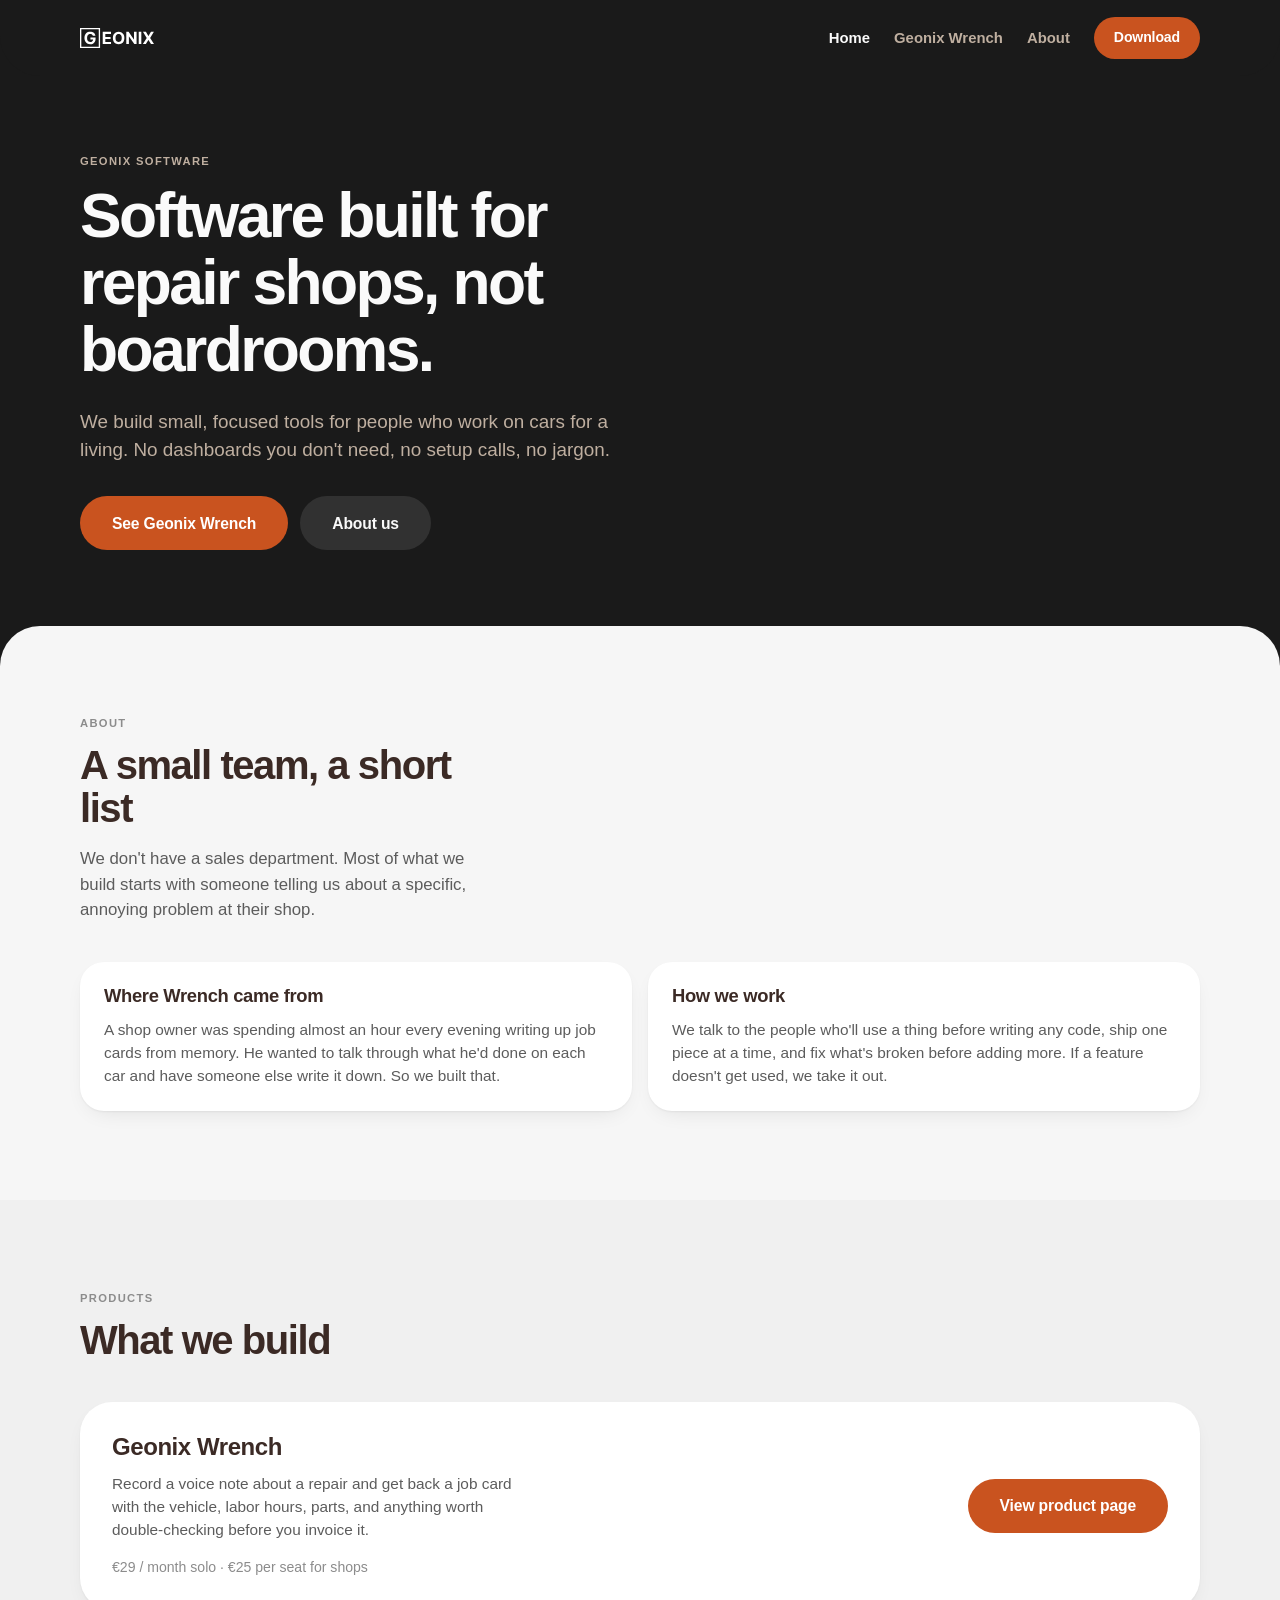
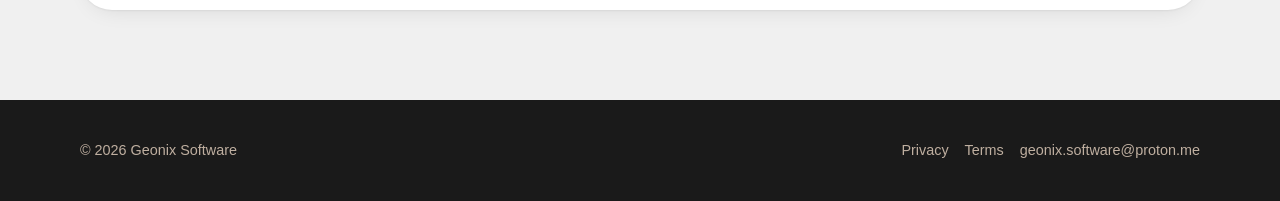
<file: index.html>
<!DOCTYPE html>
<html lang="en">
<head>
<meta charset="UTF-8" />
<meta name="viewport" content="width=device-width, initial-scale=1.0" />
<title>Geonix Software — tools for repair shops</title>
<meta name="description" content="Small, focused software for people who work on cars for a living." />
<meta name="theme-color" content="#1a1a1a" />
<link rel="icon" href="data:," />
<link rel="stylesheet" href="assets/site.css?v=6" />
</head>
<body>

<header class="site-header">
  <div class="shell">
    <a href="index.html" class="brand" aria-label="Geonix Software home">
      <img src="assets/geonix_logo_light.svg" alt="Geonix" class="brand-geonix" />
    </a>
    <nav class="nav">
      <a href="index.html" class="current nav-hide">Home</a>
      <a href="geonix_wrench.html" class="nav-hide">Geonix Wrench</a>
      <a href="#about" class="nav-hide">About</a>
      <a href="geonix_wrench.html#download" class="btn btn-primary btn-sm">Download</a>
    </nav>
  </div>
</header>

<section class="hero-plain">
  <div class="shell">
    <span class="eyebrow eyebrow-on-block">Geonix Software</span>
    <h1 style="max-width:16ch">Software built for repair shops, not boardrooms.</h1>
    <p class="lede">
      We build small, focused tools for people who work on cars for a living. No dashboards you
      don't need, no setup calls, no jargon.
    </p>
    <div class="hero-actions">
      <a href="geonix_wrench.html" class="btn btn-primary">See Geonix Wrench</a>
      <a href="#about" class="btn btn-on-block">About us</a>
    </div>
  </div>
</section>

<main class="sheet">

<section id="about" class="section">
  <div class="shell">
    <div class="section-head">
      <span class="eyebrow">About</span>
      <h2>A small team, a short list</h2>
      <p>
        We don't have a sales department. Most of what we build starts with someone telling us
        about a specific, annoying problem at their shop.
      </p>
    </div>

    <div class="grid grid-2">
      <div class="card">
        <h3>Where Wrench came from</h3>
        <p>
          A shop owner was spending almost an hour every evening writing up job cards from
          memory. He wanted to talk through what he'd done on each car and have someone else
          write it down. So we built that.
        </p>
      </div>
      <div class="card">
        <h3>How we work</h3>
        <p>
          We talk to the people who'll use a thing before writing any code, ship one piece at a
          time, and fix what's broken before adding more. If a feature doesn't get used, we take
          it out.
        </p>
      </div>
    </div>
  </div>
</section>

<section class="section section-muted">
  <div class="shell">
    <div class="section-head">
      <span class="eyebrow">Products</span>
      <h2>What we build</h2>
    </div>

    <div class="card product-card">
      <div class="product-card-body">
        <h3 style="font-size:1.5rem">Geonix Wrench</h3>
        <p style="margin-top:var(--s3);color:var(--ink-2);max-width:48ch">
          Record a voice note about a repair and get back a job card with the vehicle, labor
          hours, parts, and anything worth double-checking before you invoice it.
        </p>
        <p class="fine" style="margin-top:var(--s4)">€29 / month solo · €25 per seat for shops</p>
      </div>
      <a href="geonix_wrench.html" class="btn btn-primary">View product page</a>
    </div>
  </div>
</section>

</main>

<footer class="site-footer">
  <div class="shell">
    <p>&copy; 2026 Geonix Software</p>
    <nav class="footer-links" aria-label="Legal">
      <a href="privacy.html">Privacy</a>
      <a href="terms.html">Terms</a>
      <a href="mailto:geonix.software@proton.me">geonix.software@proton.me</a>
    </nav>
  </div>
</footer>

</body>
</html>
</file>
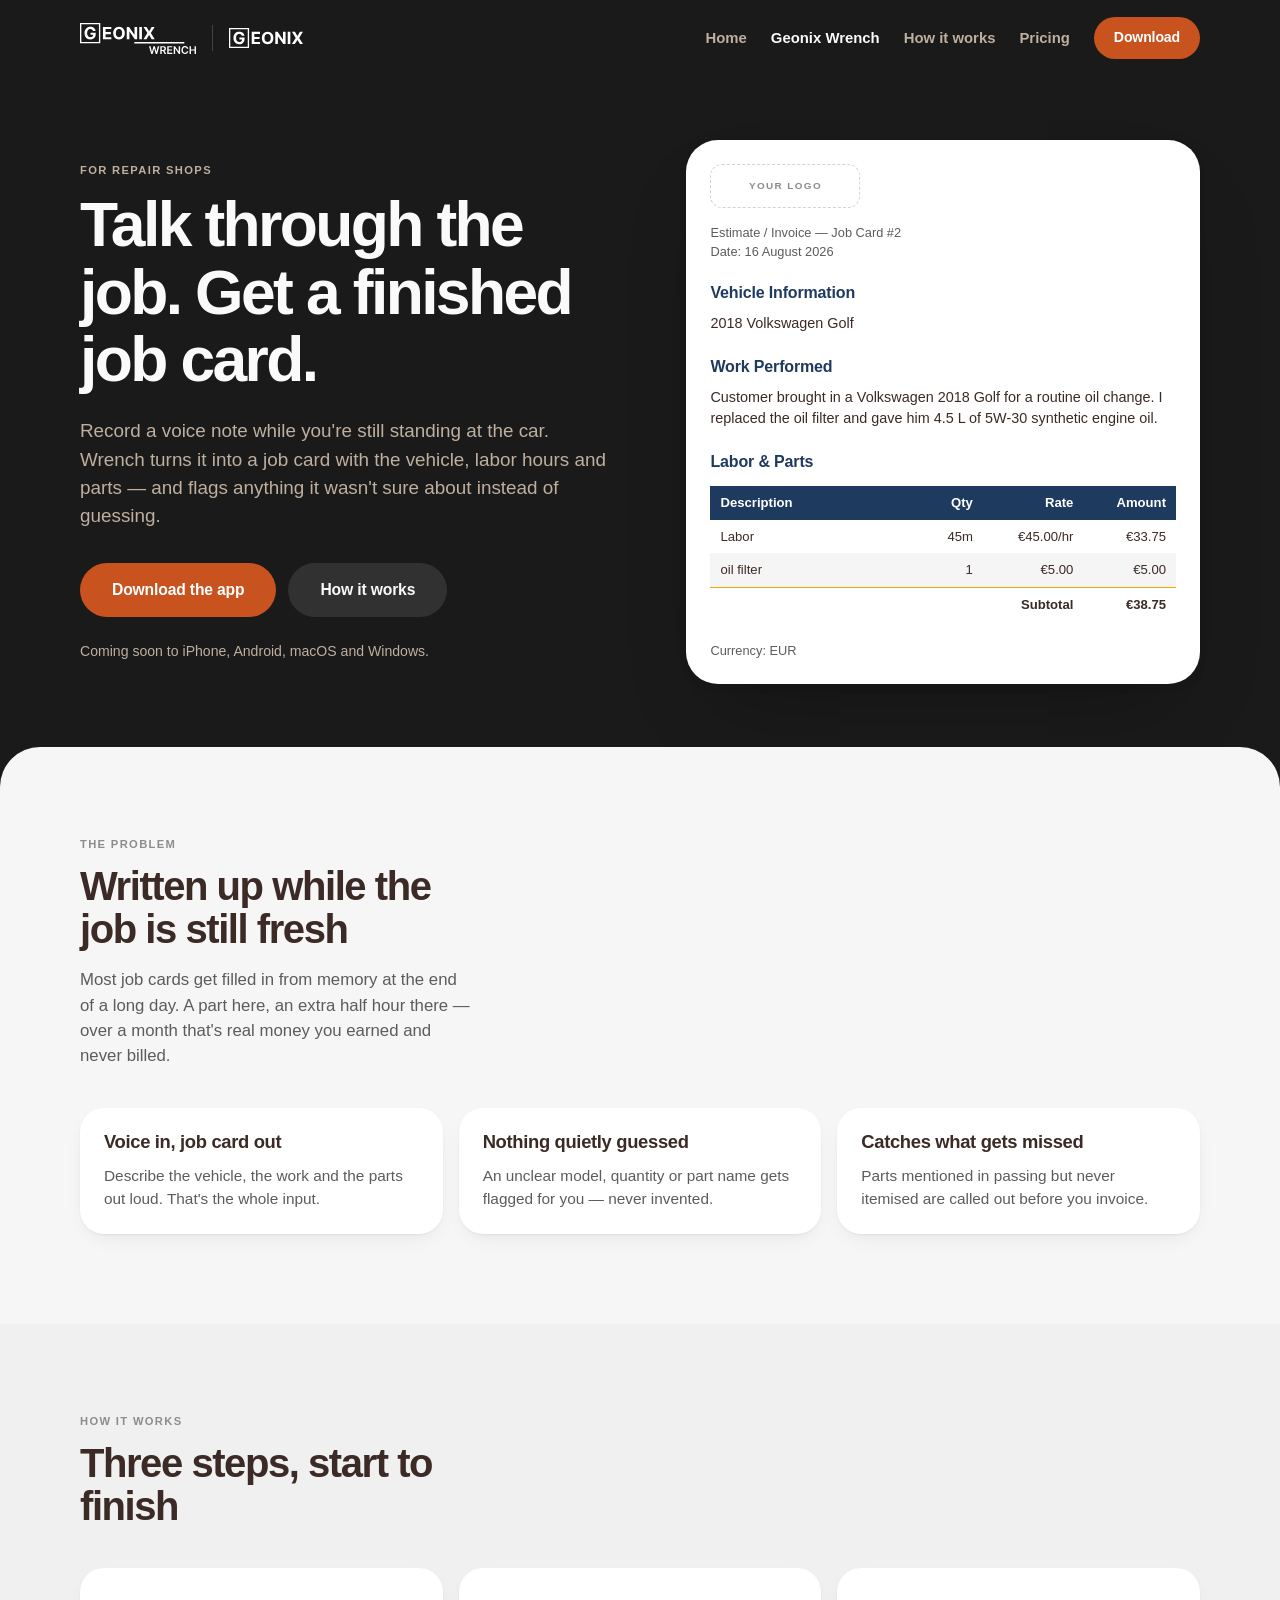
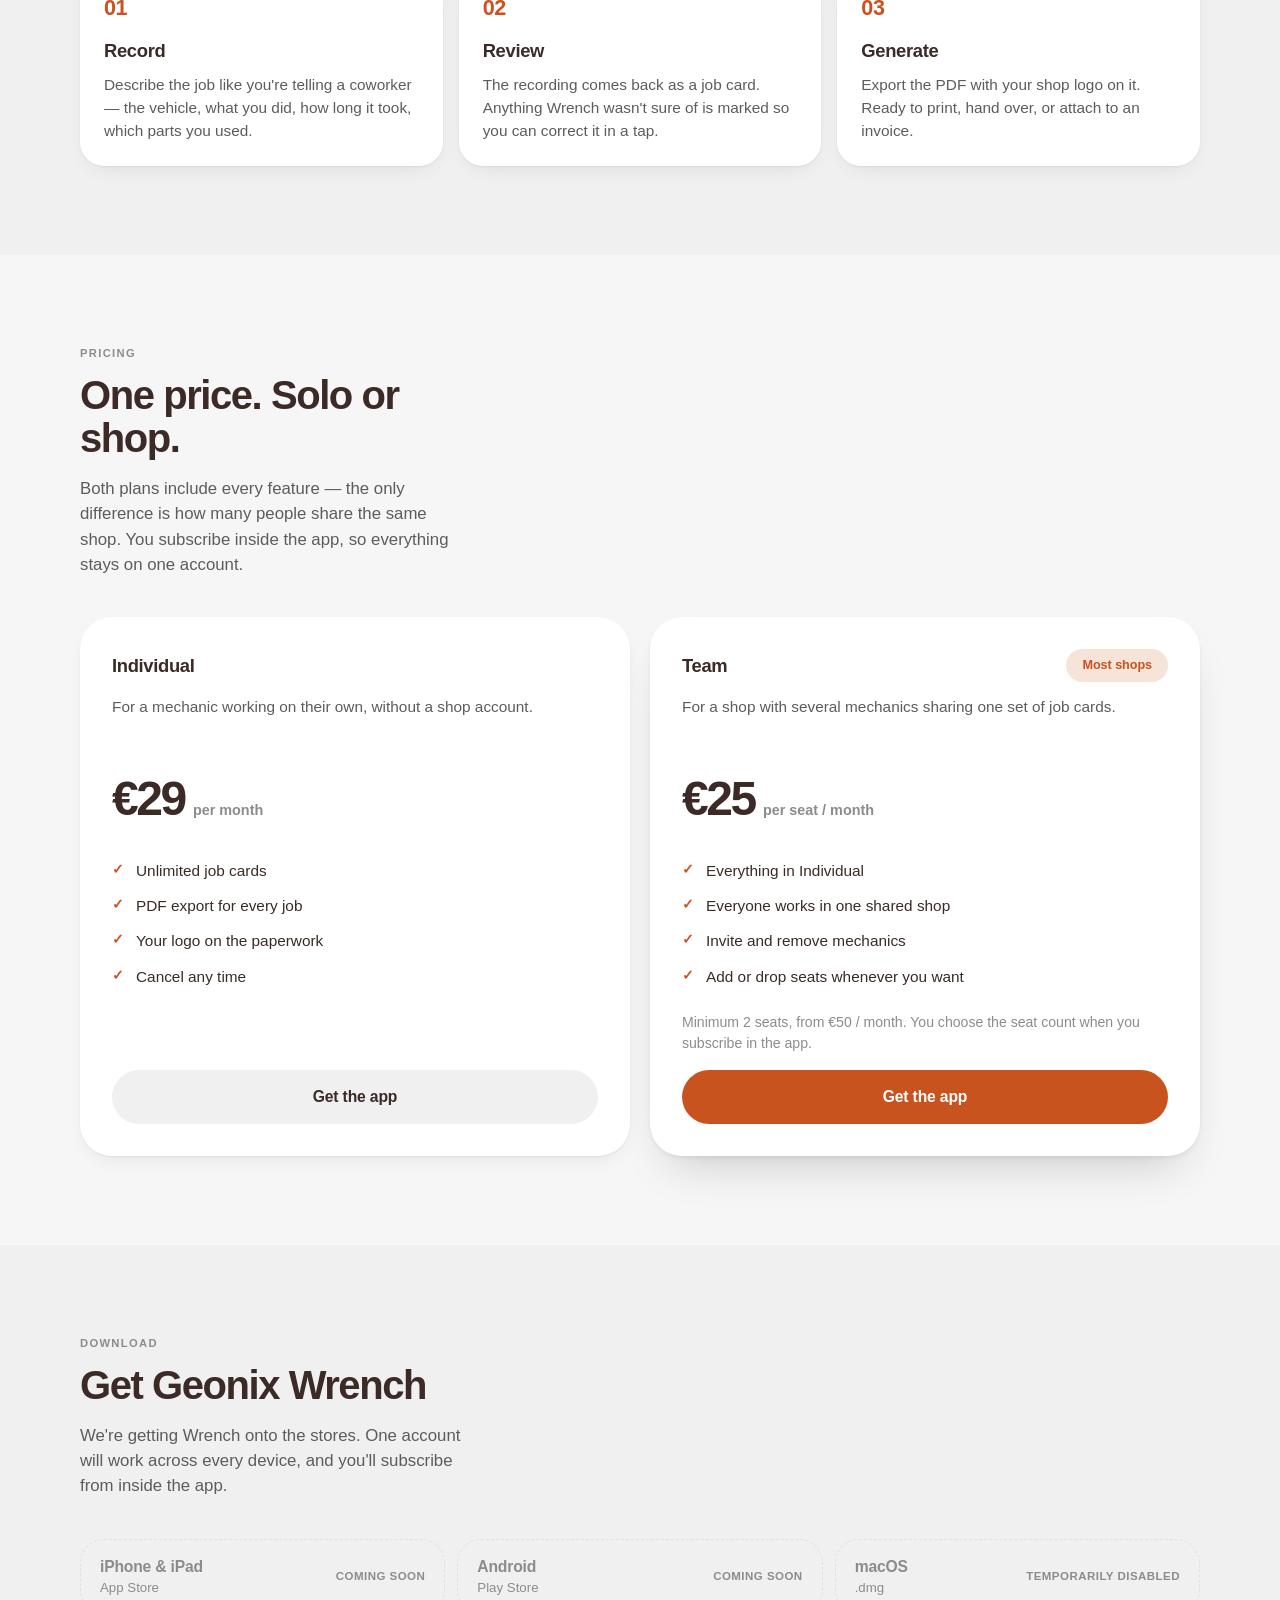
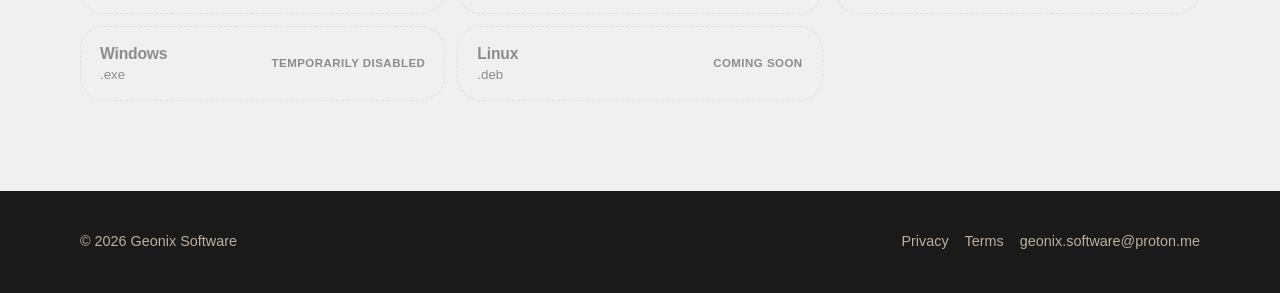
<file: geonix_wrench.html>
<!DOCTYPE html>
<html lang="en">
<head>
<meta charset="UTF-8" />
<meta name="viewport" content="width=device-width, initial-scale=1.0" />
<title>Geonix Wrench — job cards from a voice note</title>
<meta name="description" content="Record a voice note at the car and get back a job card with the vehicle, labor hours, parts, and anything worth double-checking before you invoice." />
<meta name="theme-color" content="#1a1a1a" />
<link rel="icon" href="data:," />
<!-- ?v= is a cache-buster. Bump it in all four pages whenever site.css
     changes: browsers hold the old stylesheet for long enough that new markup
     lands against old rules, which is how the unstyled-icon blowout happened. -->
<link rel="stylesheet" href="assets/site.css?v=6" />
</head>
<body>

<!-- ══ block: header + hero ══════════════════════════════════════════════
     Both sit on the near-black block. The logos are the white-text lockups
     unconditionally — the block is dark in light mode too, so the old
     prefers-color-scheme <picture> switch would have put a black mark on a
     dark bar. -->

<header class="site-header">
  <div class="shell">
    <div class="brand-pair">
      <a href="geonix_wrench.html" class="brand" aria-label="Geonix Wrench">
        <img src="assets/geonix_wrench_logo_light.svg" alt="Geonix Wrench" class="brand-wrench" />
      </a>
      <span class="brand-divider" aria-hidden="true"></span>
      <a href="index.html" class="brand" aria-label="Geonix Software home">
        <img src="assets/geonix_logo_light.svg" alt="Geonix" class="brand-geonix" />
      </a>
    </div>
    <nav class="nav">
      <a href="index.html" class="nav-hide">Home</a>
      <a href="geonix_wrench.html" class="current nav-hide">Geonix Wrench</a>
      <a href="#how-it-works" class="nav-hide">How it works</a>
      <a href="#pricing" class="nav-hide">Pricing</a>
      <a href="#download" class="btn btn-primary btn-sm">Download</a>
    </nav>
  </div>
</header>

<section class="hero">
  <div class="shell hero-grid">
    <div>
      <span class="eyebrow eyebrow-on-block">For repair shops</span>
      <h1>Talk through the job. Get a finished job card.</h1>
      <p class="lede">
        Record a voice note while you're still standing at the car. Wrench turns it into a job
        card with the vehicle, labor hours and parts — and flags anything it wasn't sure about
        instead of guessing.
      </p>
      <div class="hero-actions">
        <a href="#download" class="btn btn-primary">Download the app</a>
        <a href="#how-it-works" class="btn btn-on-block">How it works</a>
      </div>
      <!-- Kept in step with the #download rows: promising platforms that say
           "Coming soon" further down the same page is the kind of small
           dishonesty a shop notices. Every row is inert right now, so this
           line must not name anything as available. -->
      <p class="hero-note">Coming soon to iPhone, Android, macOS and Windows.</p>
    </div>

    <!-- Just the job card. It is the actual thing being sold, so it carries
         the hero on its own — the floating "0:41 of voice" and "PDF ready"
         chips that used to sit over it were decoration for decoration's
         sake.

         This is a faithful mock of the generated PDF, not a stylised idea of
         one: same order (logo, the two grey meta lines, three navy title-case
         headings, the four-column table with its navy header, zebra rows,
         amber rule above the subtotal, then the currency line), and the same
         numbers as a real export. Anything that drifts from
         backend/pdf_generator.py belongs here, not there.

         The logo slot is deliberately an empty frame: on a real job card that
         is the shop's own logo, and showing ours there implied the paperwork
         comes out branded Geonix. -->
    <div class="jobcard">
      <span class="jobcard-logo">Your logo</span>

      <p class="jobcard-meta">Estimate / Invoice — Job Card #2</p>
      <p class="jobcard-meta">Date: 16 August 2026</p>

      <p class="jobcard-h">Vehicle Information</p>
      <p class="jobcard-body">2018 Volkswagen Golf</p>

      <p class="jobcard-h">Work Performed</p>
      <p class="jobcard-body">
        Customer brought in a Volkswagen 2018 Golf for a routine oil change. I replaced the
        oil filter and gave him 4.5 L of 5W-30 synthetic engine oil.
      </p>

      <p class="jobcard-h">Labor &amp; Parts</p>
      <table class="jobcard-table">
        <thead>
          <tr>
            <th scope="col">Description</th>
            <th scope="col">Qty</th>
            <th scope="col">Rate</th>
            <th scope="col">Amount</th>
          </tr>
        </thead>
        <tbody>
          <tr>
            <td>Labor</td>
            <td>45m</td>
            <td>€45.00/hr</td>
            <td>€33.75</td>
          </tr>
          <tr>
            <td>oil filter</td>
            <td>1</td>
            <td>€5.00</td>
            <td>€5.00</td>
          </tr>
        </tbody>
        <tfoot>
          <tr>
            <td colspan="2"></td>
            <td>Subtotal</td>
            <td>€38.75</td>
          </tr>
        </tfoot>
      </table>

      <p class="jobcard-meta jobcard-foot">Currency: EUR</p>
    </div>
  </div>
</section>

<!-- ══ sheet: everything below the block ═════════════════════════════════ -->

<main class="sheet">

<section id="info" class="section">
  <div class="shell">
    <div class="section-head">
      <span class="eyebrow">The problem</span>
      <h2>Written up while the job is still fresh</h2>
      <p>
        Most job cards get filled in from memory at the end of a long day. A part here, an extra
        half hour there — over a month that's real money you earned and never billed.
      </p>
    </div>

    <div class="grid grid-3">
      <div class="card">
        <h3>Voice in, job card out</h3>
        <p>Describe the vehicle, the work and the parts out loud. That's the whole input.</p>
      </div>
      <div class="card">
        <h3>Nothing quietly guessed</h3>
        <p>An unclear model, quantity or part name gets flagged for you — never invented.</p>
      </div>
      <div class="card">
        <h3>Catches what gets missed</h3>
        <p>Parts mentioned in passing but never itemised are called out before you invoice.</p>
      </div>
    </div>
  </div>
</section>

<section id="how-it-works" class="section section-muted">
  <div class="shell">
    <div class="section-head">
      <span class="eyebrow">How it works</span>
      <h2>Three steps, start to finish</h2>
    </div>

    <div class="steps">
      <div class="step">
        <h3>Record</h3>
        <p>
          Describe the job like you're telling a coworker — the vehicle, what you did, how long
          it took, which parts you used.
        </p>
      </div>
      <div class="step">
        <h3>Review</h3>
        <p>
          The recording comes back as a job card. Anything Wrench wasn't sure of is marked so you
          can correct it in a tap.
        </p>
      </div>
      <div class="step">
        <h3>Generate</h3>
        <p>
          Export the PDF with your shop logo on it. Ready to print, hand over, or attach to an
          invoice.
        </p>
      </div>
    </div>
  </div>
</section>

<section id="pricing" class="section">
  <div class="shell">
    <div class="section-head">
      <span class="eyebrow">Pricing</span>
      <h2>One price. Solo or shop.</h2>
      <p>
        Both plans include every feature — the only difference is how many people share the same
        shop. You subscribe inside the app, so everything stays on one account.
      </p>
    </div>

    <div class="pricing">
      <div class="plan">
        <div class="plan-head">
          <h3>Individual</h3>
        </div>
        <p class="plan-sub">For a mechanic working on their own, without a shop account.</p>

        <div class="price">
          <strong>€29</strong>
          <span>per month</span>
        </div>

        <ul class="plan-features">
          <li>Unlimited job cards</li>
          <li>PDF export for every job</li>
          <li>Your logo on the paperwork</li>
          <li>Cancel any time</li>
        </ul>

        <div class="plan-foot">
          <a href="#download" class="btn btn-tonal btn-block">Get the app</a>
        </div>
      </div>

      <div class="plan plan-featured">
        <div class="plan-head">
          <h3>Team</h3>
          <span class="chip chip-accent">Most shops</span>
        </div>
        <p class="plan-sub">For a shop with several mechanics sharing one set of job cards.</p>

        <div class="price">
          <strong>€25</strong>
          <span>per seat / month</span>
        </div>

        <ul class="plan-features">
          <li>Everything in Individual</li>
          <li>Everyone works in one shared shop</li>
          <li>Invite and remove mechanics</li>
          <li>Add or drop seats whenever you want</li>
        </ul>

        <div class="plan-foot">
          <p class="fine" style="margin-bottom:var(--s4)">
            Minimum 2 seats, from €50 / month. You choose the seat count when you subscribe in
            the app.
          </p>
          <a href="#download" class="btn btn-primary btn-block">Get the app</a>
        </div>
      </div>
    </div>
  </div>
</section>

<section id="download" class="section section-muted">
  <div class="shell">
    <div class="section-head">
      <span class="eyebrow">Download</span>
      <h2>Get Geonix Wrench</h2>
      <p>
        We're getting Wrench onto the stores. One account will work across every device, and
        you'll subscribe from inside the app.
      </p>
    </div>

    <!-- ─────────────────────────────────────────────────────────────────────
         Every row is currently inert. Nothing here links anywhere, because
         nothing is installable yet: iOS and Android are going to the stores,
         and the desktop builds have no published release behind them.

         TO WIRE A ROW UP: change its <span class="dl"> into

             <a class="dl" href="https://your-link-here">

         (closing </span> becomes </a>), and delete its <em class="dl-soon">
         line. Nothing else changes — an <a class="dl"> is styled as an active
         button automatically, and picks up hover and keyboard focus.

         For the desktop builds the href is
         /releases/latest/download/<artifact>. The release workflow uploads an
         unversioned copy of each artifact alongside the versioned one so that
         link never needs editing again; it 404s only while the release is
         still a draft, which is how the workflow creates it.
         ───────────────────────────────────────────────────────────────── -->

    <div class="downloads">
      <!-- iOS cannot be a file download: Apple only installs apps through the
           App Store or TestFlight, so there is nothing to link here until the
           app is on one of them. The email line below is the way in meanwhile. -->
      <span class="dl" aria-disabled="true">
        <span class="dl-text">
          <strong>iPhone &amp; iPad</strong>
          <small>App Store</small>
        </span>
        <em class="dl-soon">Coming soon</em>
      </span>

      <!-- Play Store rather than a direct .apk: an app installed from an
           unknown source makes the phone warn the user, and that is a bad first
           impression for something a shop is meant to trust with its invoicing. -->
      <span class="dl" aria-disabled="true">
        <span class="dl-text">
          <strong>Android</strong>
          <small>Play Store</small>
        </span>
        <em class="dl-soon">Coming soon</em>
      </span>

      <!-- Disabled rather than linked: these pointed at
           /releases/latest/download/, which 404s until a release is published,
           and a button that fails after the click is worse than one that says
           up front it is not ready. Re-enable by turning the <span> back into
           <a class="dl" href="..."> and deleting the <em>. -->
      <span class="dl" aria-disabled="true">
        <span class="dl-text">
          <strong>macOS</strong>
          <small>.dmg</small>
        </span>
        <em class="dl-soon">Temporarily disabled</em>
      </span>

      <span class="dl" aria-disabled="true">
        <span class="dl-text">
          <strong>Windows</strong>
          <small>.exe</small>
        </span>
        <em class="dl-soon">Temporarily disabled</em>
      </span>

      <span class="dl" aria-disabled="true">
        <span class="dl-text">
          <strong>Linux</strong>
          <small>.deb</small>
        </span>
        <em class="dl-soon">Coming soon</em>
      </span>
    </div>

    <!-- The per-platform install caveats that used to sit here are gone with
         the direct downloads they described. Nothing follows the rows now but
         the footer. -->
  </div>
</section>

</main>

<footer class="site-footer">
  <div class="shell">
    <p>&copy; 2026 Geonix Software</p>
    <nav class="footer-links" aria-label="Legal">
      <a href="privacy.html">Privacy</a>
      <a href="terms.html">Terms</a>
      <a href="mailto:geonix.software@proton.me">geonix.software@proton.me</a>
    </nav>
  </div>
</footer>

</body>
</html>
</file>
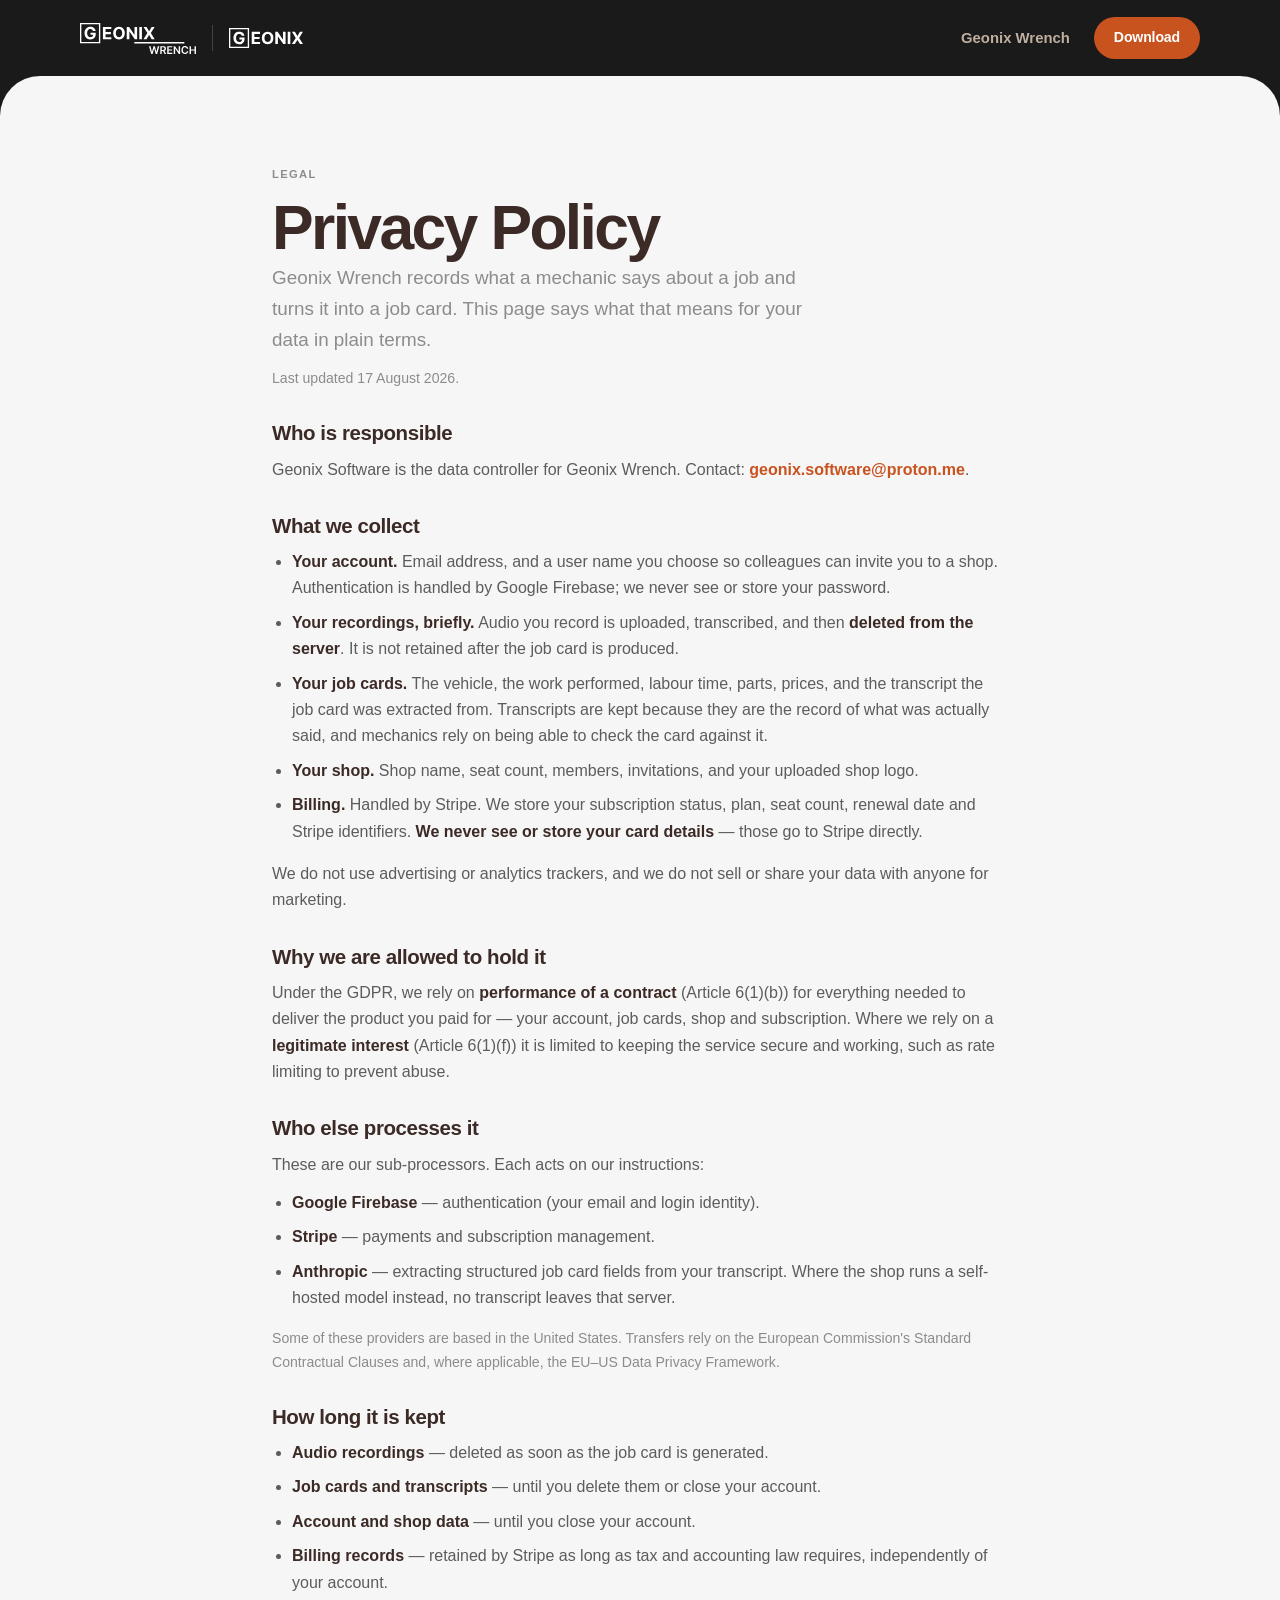
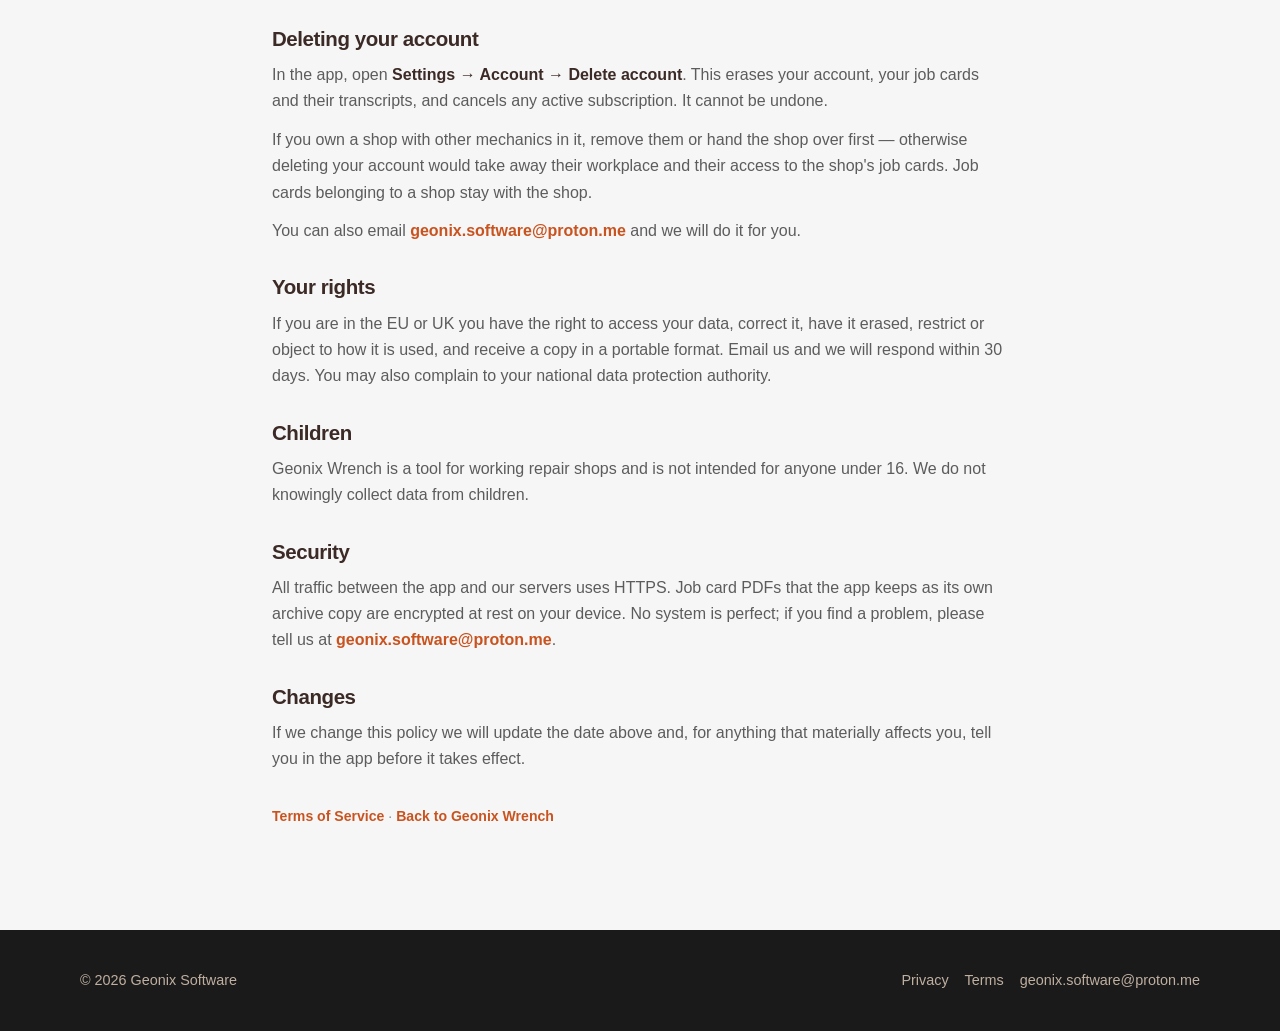
<file: privacy.html>
<!DOCTYPE html>
<html lang="en">
<head>
<meta charset="UTF-8" />
<meta name="viewport" content="width=device-width, initial-scale=1.0" />
<title>Privacy Policy — Geonix Wrench</title>
<meta name="description" content="What Geonix Wrench collects, why, how long it is kept, and how to have it erased." />
<meta name="theme-color" content="#1a1a1a" />
<link rel="icon" href="data:," />
<link rel="stylesheet" href="assets/site.css?v=6" />
</head>
<body>

<header class="site-header">
  <div class="shell">
    <div class="brand-pair">
      <a href="geonix_wrench.html" class="brand" aria-label="Geonix Wrench">
        <img src="assets/geonix_wrench_logo_light.svg" alt="Geonix Wrench" class="brand-wrench" />
      </a>
      <span class="brand-divider" aria-hidden="true"></span>
      <a href="index.html" class="brand" aria-label="Geonix Software home">
        <img src="assets/geonix_logo_light.svg" alt="Geonix" class="brand-geonix" />
      </a>
    </div>
    <nav class="nav">
      <a href="geonix_wrench.html" class="nav-hide">Geonix Wrench</a>
      <a href="geonix_wrench.html#download" class="btn btn-primary btn-sm">Download</a>
    </nav>
  </div>
</header>

<main class="sheet">
<section class="section">
  <div class="shell shell-prose">
    <span class="eyebrow">Legal</span>
    <h1>Privacy Policy</h1>
    <p class="lede">
      Geonix Wrench records what a mechanic says about a job and turns it into a job card.
      This page says what that means for your data in plain terms.
    </p>
    <p class="fine">Last updated 17 August 2026.</p>

    <h2>Who is responsible</h2>
    <p>
      Geonix Software is the data controller for Geonix Wrench. Contact:
      <a href="mailto:geonix.software@proton.me">geonix.software@proton.me</a>.
    </p>

    <h2>What we collect</h2>
    <ul class="prose-list">
      <li>
        <strong>Your account.</strong> Email address, and a user name you choose so
        colleagues can invite you to a shop. Authentication is handled by Google Firebase;
        we never see or store your password.
      </li>
      <li>
        <strong>Your recordings, briefly.</strong> Audio you record is uploaded, transcribed,
        and then <strong>deleted from the server</strong>. It is not retained after the job
        card is produced.
      </li>
      <li>
        <strong>Your job cards.</strong> The vehicle, the work performed, labour time, parts,
        prices, and the transcript the job card was extracted from. Transcripts are kept
        because they are the record of what was actually said, and mechanics rely on being
        able to check the card against it.
      </li>
      <li>
        <strong>Your shop.</strong> Shop name, seat count, members, invitations, and your
        uploaded shop logo.
      </li>
      <li>
        <strong>Billing.</strong> Handled by Stripe. We store your subscription status, plan,
        seat count, renewal date and Stripe identifiers. <strong>We never see or store your
        card details</strong> — those go to Stripe directly.
      </li>
    </ul>
    <p>
      We do not use advertising or analytics trackers, and we do not sell or share your data
      with anyone for marketing.
    </p>

    <h2>Why we are allowed to hold it</h2>
    <p>
      Under the GDPR, we rely on <strong>performance of a contract</strong> (Article 6(1)(b))
      for everything needed to deliver the product you paid for — your account, job cards,
      shop and subscription. Where we rely on a <strong>legitimate interest</strong>
      (Article 6(1)(f)) it is limited to keeping the service secure and working, such as rate
      limiting to prevent abuse.
    </p>

    <h2>Who else processes it</h2>
    <p>These are our sub-processors. Each acts on our instructions:</p>
    <ul class="prose-list">
      <li><strong>Google Firebase</strong> — authentication (your email and login identity).</li>
      <li><strong>Stripe</strong> — payments and subscription management.</li>
      <li><strong>Anthropic</strong> — extracting structured job card fields from your transcript.
        Where the shop runs a self-hosted model instead, no transcript leaves that server.</li>
    </ul>
    <p class="fine">
      Some of these providers are based in the United States. Transfers rely on the European
      Commission's Standard Contractual Clauses and, where applicable, the EU–US Data Privacy
      Framework.
    </p>

    <h2>How long it is kept</h2>
    <ul class="prose-list">
      <li><strong>Audio recordings</strong> — deleted as soon as the job card is generated.</li>
      <li><strong>Job cards and transcripts</strong> — until you delete them or close your account.</li>
      <li><strong>Account and shop data</strong> — until you close your account.</li>
      <li><strong>Billing records</strong> — retained by Stripe as long as tax and accounting law
        requires, independently of your account.</li>
    </ul>

    <h2>Deleting your account</h2>
    <p>
      In the app, open <strong>Settings → Account → Delete account</strong>. This erases your
      account, your job cards and their transcripts, and cancels any active subscription. It
      cannot be undone.
    </p>
    <p>
      If you own a shop with other mechanics in it, remove them or hand the shop over first —
      otherwise deleting your account would take away their workplace and their access to the
      shop's job cards. Job cards belonging to a shop stay with the shop.
    </p>
    <p>
      You can also email <a href="mailto:geonix.software@proton.me">geonix.software@proton.me</a>
      and we will do it for you.
    </p>

    <h2>Your rights</h2>
    <p>
      If you are in the EU or UK you have the right to access your data, correct it, have it
      erased, restrict or object to how it is used, and receive a copy in a portable format.
      Email us and we will respond within 30 days. You may also complain to your national data
      protection authority.
    </p>

    <h2>Children</h2>
    <p>
      Geonix Wrench is a tool for working repair shops and is not intended for anyone under 16.
      We do not knowingly collect data from children.
    </p>

    <h2>Security</h2>
    <p>
      All traffic between the app and our servers uses HTTPS. Job card PDFs that the app keeps
      as its own archive copy are encrypted at rest on your device. No system is perfect; if you
      find a problem, please tell us at
      <a href="mailto:geonix.software@proton.me">geonix.software@proton.me</a>.
    </p>

    <h2>Changes</h2>
    <p>
      If we change this policy we will update the date above and, for anything that materially
      affects you, tell you in the app before it takes effect.
    </p>

    <p class="fine" style="margin-top:var(--s8)">
      <a href="terms.html">Terms of Service</a> · <a href="geonix_wrench.html">Back to Geonix Wrench</a>
    </p>
  </div>
</section>
</main>

<footer class="site-footer">
  <div class="shell">
    <p>&copy; 2026 Geonix Software</p>
    <nav class="footer-links" aria-label="Legal">
      <a href="privacy.html">Privacy</a>
      <a href="terms.html">Terms</a>
      <a href="mailto:geonix.software@proton.me">geonix.software@proton.me</a>
    </nav>
  </div>
</footer>

</body>
</html>
</file>
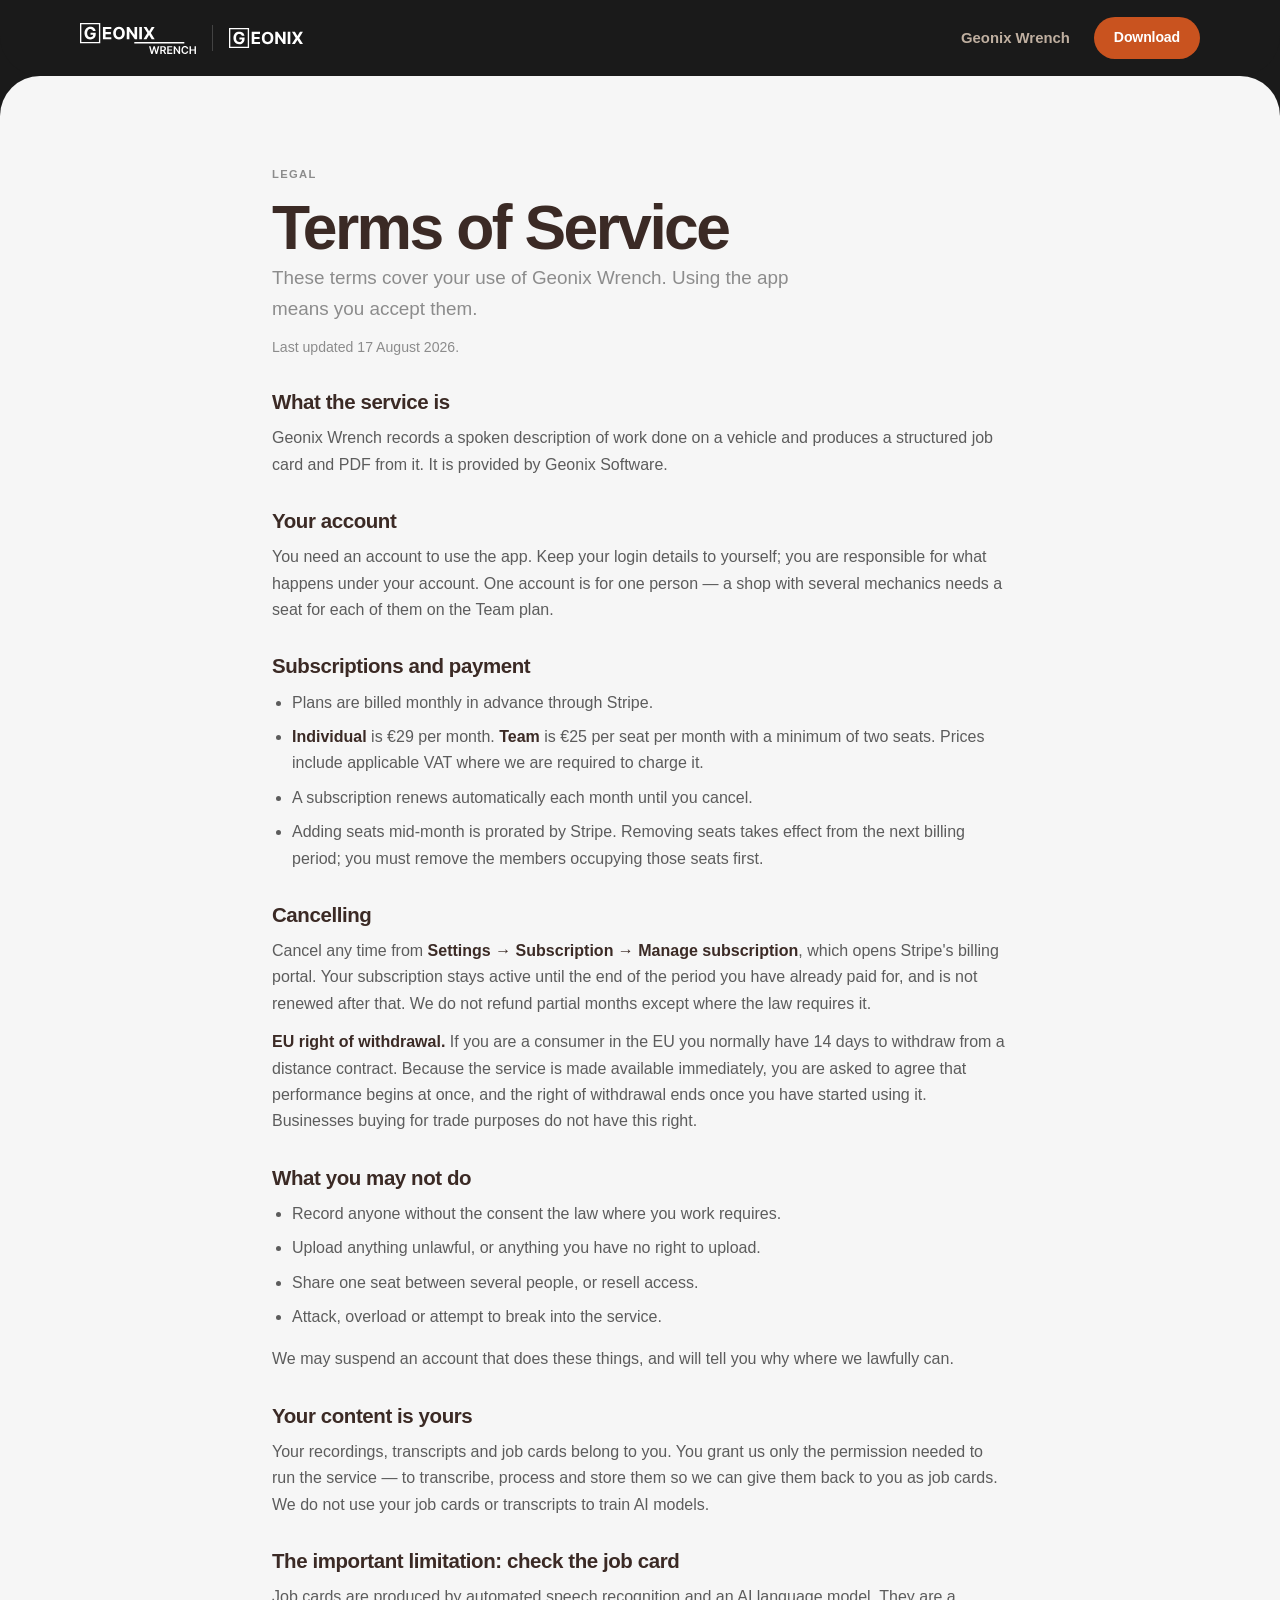
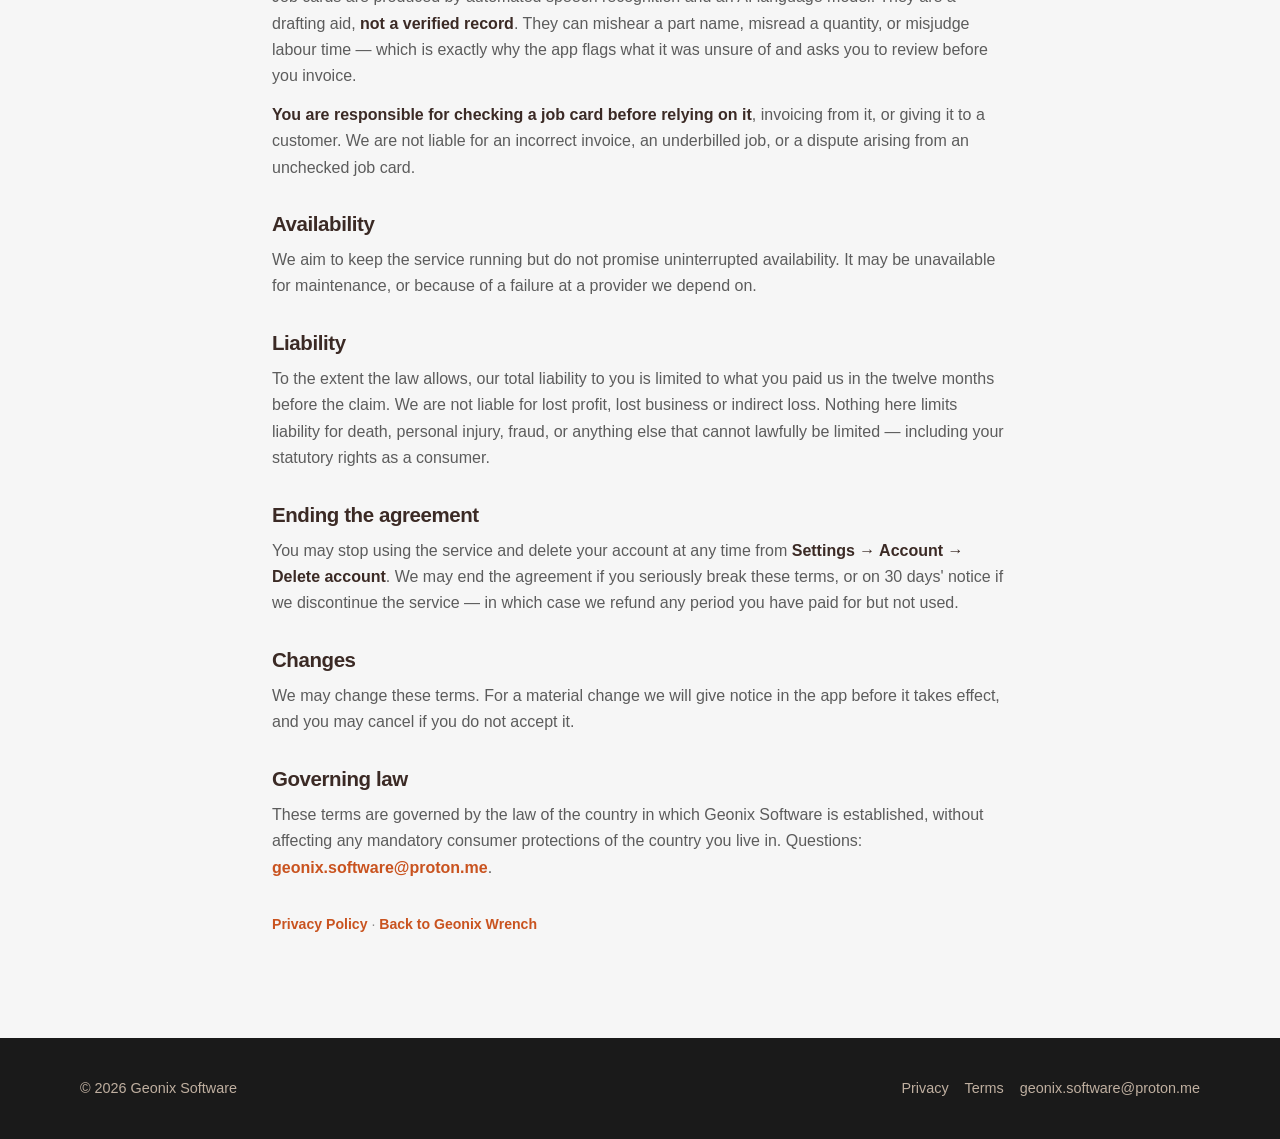
<file: terms.html>
<!DOCTYPE html>
<html lang="en">
<head>
<meta charset="UTF-8" />
<meta name="viewport" content="width=device-width, initial-scale=1.0" />
<title>Terms of Service — Geonix Wrench</title>
<meta name="description" content="The terms you agree to when you use Geonix Wrench: subscriptions, cancellation, refunds, and the limits of what the app promises." />
<meta name="theme-color" content="#1a1a1a" />
<link rel="icon" href="data:," />
<link rel="stylesheet" href="assets/site.css?v=6" />
</head>
<body>

<header class="site-header">
  <div class="shell">
    <div class="brand-pair">
      <a href="geonix_wrench.html" class="brand" aria-label="Geonix Wrench">
        <img src="assets/geonix_wrench_logo_light.svg" alt="Geonix Wrench" class="brand-wrench" />
      </a>
      <span class="brand-divider" aria-hidden="true"></span>
      <a href="index.html" class="brand" aria-label="Geonix Software home">
        <img src="assets/geonix_logo_light.svg" alt="Geonix" class="brand-geonix" />
      </a>
    </div>
    <nav class="nav">
      <a href="geonix_wrench.html" class="nav-hide">Geonix Wrench</a>
      <a href="geonix_wrench.html#download" class="btn btn-primary btn-sm">Download</a>
    </nav>
  </div>
</header>

<main class="sheet">
<section class="section">
  <div class="shell shell-prose">
    <span class="eyebrow">Legal</span>
    <h1>Terms of Service</h1>
    <p class="lede">
      These terms cover your use of Geonix Wrench. Using the app means you accept them.
    </p>
    <p class="fine">Last updated 17 August 2026.</p>

    <h2>What the service is</h2>
    <p>
      Geonix Wrench records a spoken description of work done on a vehicle and produces a
      structured job card and PDF from it. It is provided by Geonix Software.
    </p>

    <h2>Your account</h2>
    <p>
      You need an account to use the app. Keep your login details to yourself; you are
      responsible for what happens under your account. One account is for one person — a shop
      with several mechanics needs a seat for each of them on the Team plan.
    </p>

    <h2>Subscriptions and payment</h2>
    <ul class="prose-list">
      <li>Plans are billed monthly in advance through Stripe.</li>
      <li>
        <strong>Individual</strong> is €29 per month. <strong>Team</strong> is €25 per seat per
        month with a minimum of two seats. Prices include applicable VAT where we are required
        to charge it.
      </li>
      <li>A subscription renews automatically each month until you cancel.</li>
      <li>
        Adding seats mid-month is prorated by Stripe. Removing seats takes effect from the next
        billing period; you must remove the members occupying those seats first.
      </li>
    </ul>

    <h2>Cancelling</h2>
    <p>
      Cancel any time from <strong>Settings → Subscription → Manage subscription</strong>, which
      opens Stripe's billing portal. Your subscription stays active until the end of the period
      you have already paid for, and is not renewed after that. We do not refund partial months
      except where the law requires it.
    </p>
    <p>
      <strong>EU right of withdrawal.</strong> If you are a consumer in the EU you normally have
      14 days to withdraw from a distance contract. Because the service is made available
      immediately, you are asked to agree that performance begins at once, and the right of
      withdrawal ends once you have started using it. Businesses buying for trade purposes do
      not have this right.
    </p>

    <h2>What you may not do</h2>
    <ul class="prose-list">
      <li>Record anyone without the consent the law where you work requires.</li>
      <li>Upload anything unlawful, or anything you have no right to upload.</li>
      <li>Share one seat between several people, or resell access.</li>
      <li>Attack, overload or attempt to break into the service.</li>
    </ul>
    <p>
      We may suspend an account that does these things, and will tell you why where we lawfully
      can.
    </p>

    <h2>Your content is yours</h2>
    <p>
      Your recordings, transcripts and job cards belong to you. You grant us only the permission
      needed to run the service — to transcribe, process and store them so we can give them back
      to you as job cards. We do not use your job cards or transcripts to train AI models.
    </p>

    <h2>The important limitation: check the job card</h2>
    <p>
      Job cards are produced by automated speech recognition and an AI language model. They are
      a drafting aid, <strong>not a verified record</strong>. They can mishear a part name,
      misread a quantity, or misjudge labour time — which is exactly why the app flags what it
      was unsure of and asks you to review before you invoice.
    </p>
    <p>
      <strong>You are responsible for checking a job card before relying on it</strong>,
      invoicing from it, or giving it to a customer. We are not liable for an incorrect invoice,
      an underbilled job, or a dispute arising from an unchecked job card.
    </p>

    <h2>Availability</h2>
    <p>
      We aim to keep the service running but do not promise uninterrupted availability. It may be
      unavailable for maintenance, or because of a failure at a provider we depend on.
    </p>

    <h2>Liability</h2>
    <p>
      To the extent the law allows, our total liability to you is limited to what you paid us in
      the twelve months before the claim. We are not liable for lost profit, lost business or
      indirect loss. Nothing here limits liability for death, personal injury, fraud, or anything
      else that cannot lawfully be limited — including your statutory rights as a consumer.
    </p>

    <h2>Ending the agreement</h2>
    <p>
      You may stop using the service and delete your account at any time from
      <strong>Settings → Account → Delete account</strong>. We may end the agreement if you
      seriously break these terms, or on 30 days' notice if we discontinue the service — in which
      case we refund any period you have paid for but not used.
    </p>

    <h2>Changes</h2>
    <p>
      We may change these terms. For a material change we will give notice in the app before it
      takes effect, and you may cancel if you do not accept it.
    </p>

    <h2>Governing law</h2>
    <p>
      These terms are governed by the law of the country in which Geonix Software is
      established, without affecting any mandatory consumer protections of the country you live
      in. Questions:
      <a href="mailto:geonix.software@proton.me">geonix.software@proton.me</a>.
    </p>

    <p class="fine" style="margin-top:var(--s8)">
      <a href="privacy.html">Privacy Policy</a> · <a href="geonix_wrench.html">Back to Geonix Wrench</a>
    </p>
  </div>
</section>
</main>

<footer class="site-footer">
  <div class="shell">
    <p>&copy; 2026 Geonix Software</p>
    <nav class="footer-links" aria-label="Legal">
      <a href="privacy.html">Privacy</a>
      <a href="terms.html">Terms</a>
      <a href="mailto:geonix.software@proton.me">geonix.software@proton.me</a>
    </nav>
  </div>
</footer>

</body>
</html>
</file>
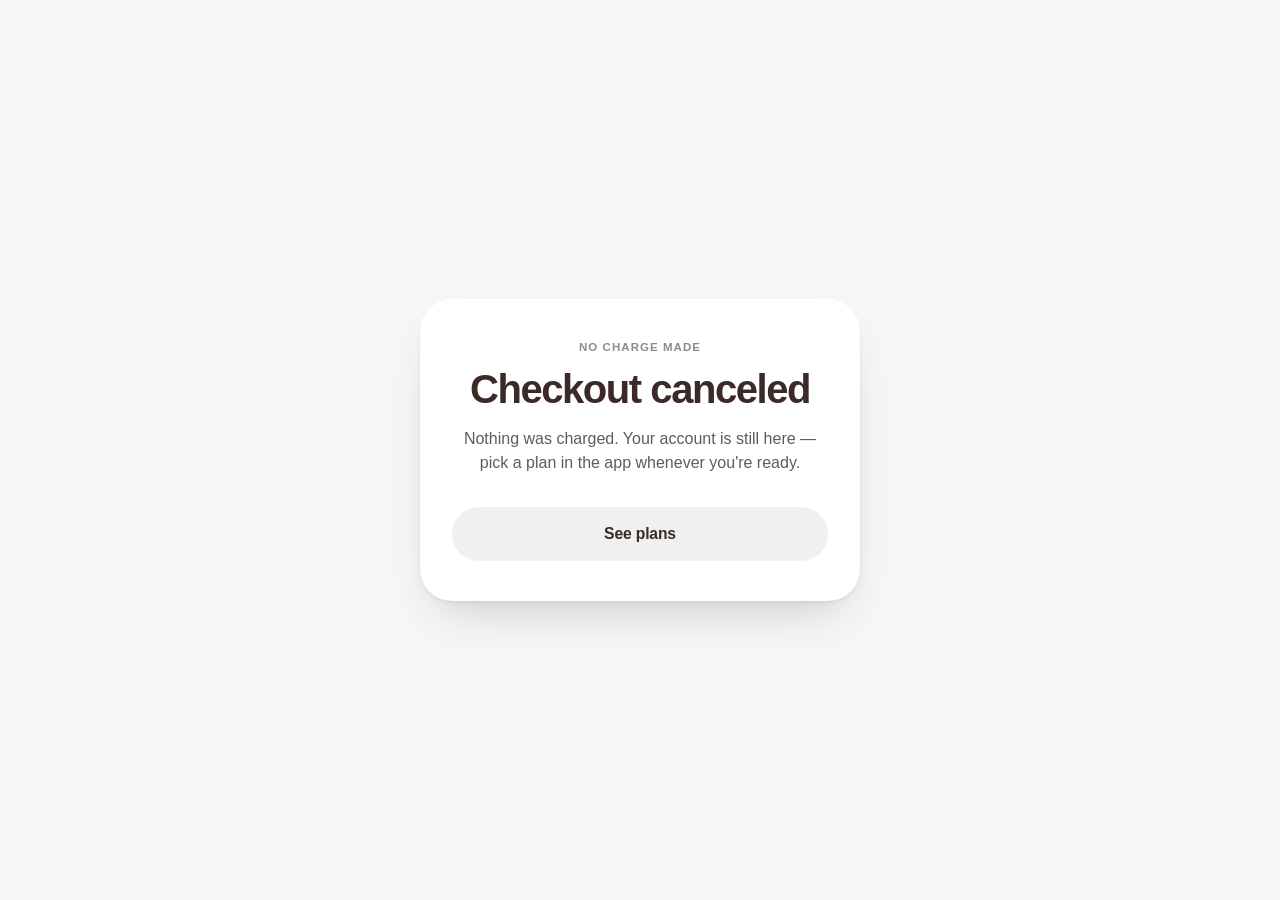
<file: wrench-billing-cancel.html>
<!DOCTYPE html>
<html lang="en">
<head>
<meta charset="UTF-8" />
<meta name="viewport" content="width=device-width, initial-scale=1.0" />
<title>Checkout canceled — Geonix Wrench</title>
<meta name="theme-color" content="#1a1a1a" />
<link rel="icon" href="data:," />
<link rel="stylesheet" href="assets/site.css?v=6" />
</head>
<body>
<main class="center-page">
  <div class="center-card">
    <p class="status-line">No charge made</p>
    <h2>Checkout canceled</h2>
    <p class="muted" style="margin-top:var(--s4)">
      Nothing was charged. Your account is still here — pick a plan in the app whenever you're
      ready.
    </p>
    <a href="geonix_wrench.html#pricing" class="btn btn-tonal btn-block" style="margin-top:var(--s8)">
      See plans
    </a>
  </div>
</main>
</body>
</html>
</file>
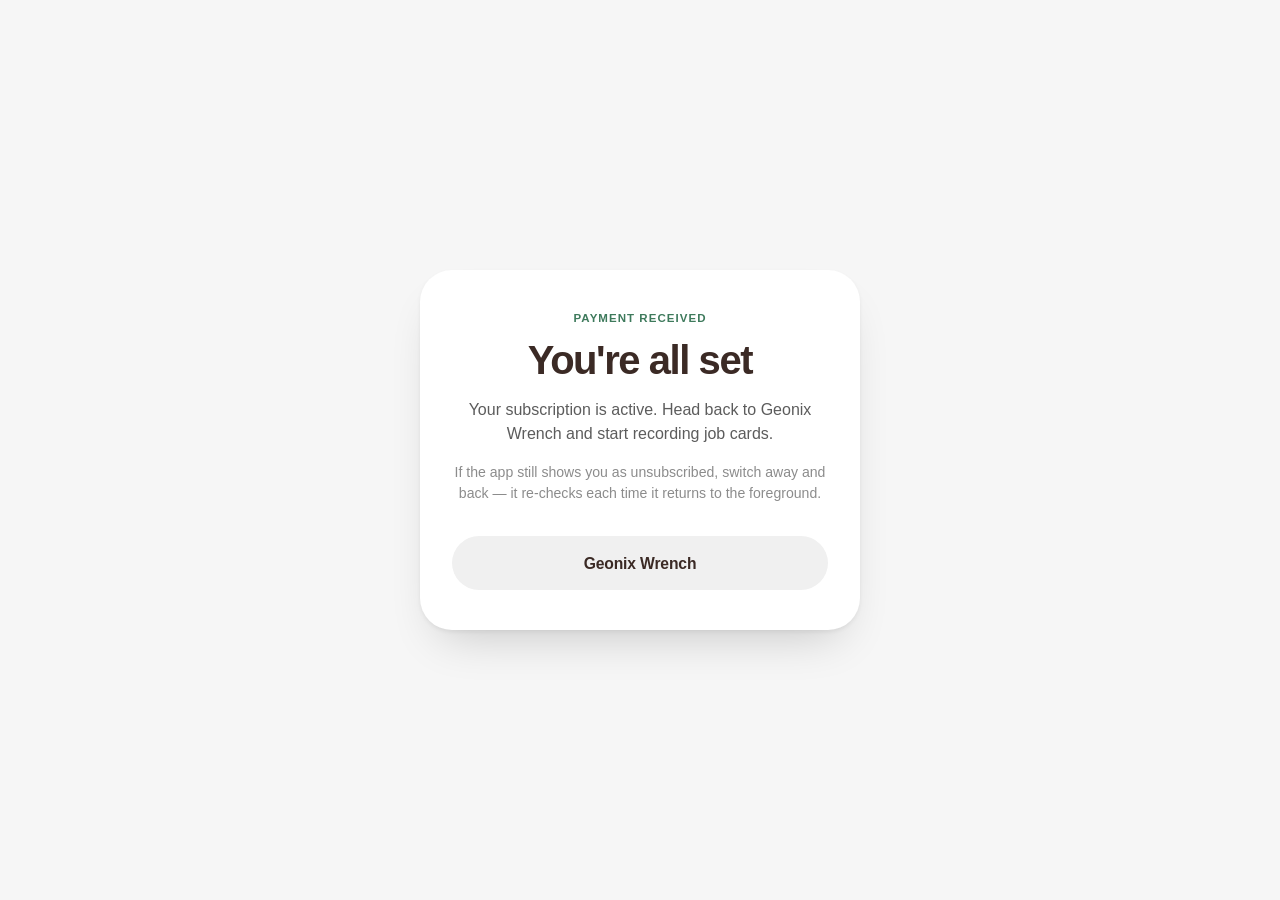
<file: wrench-billing-success.html>
<!DOCTYPE html>
<html lang="en">
<head>
<meta charset="UTF-8" />
<meta name="viewport" content="width=device-width, initial-scale=1.0" />
<title>Subscription active — Geonix Wrench</title>
<meta name="theme-color" content="#1a1a1a" />
<link rel="icon" href="data:," />
<link rel="stylesheet" href="assets/site.css?v=6" />
</head>
<body>
<main class="center-page">
  <div class="center-card">
    <p class="status-line status-ok">Payment received</p>
    <h2>You're all set</h2>
    <p class="muted" style="margin-top:var(--s4)">
      Your subscription is active. Head back to Geonix Wrench and start recording job cards.
    </p>
    <p class="fine" style="margin-top:var(--s4)">
      If the app still shows you as unsubscribed, switch away and back — it re-checks each time
      it returns to the foreground.
    </p>
    <a href="geonix_wrench.html" class="btn btn-tonal btn-block" style="margin-top:var(--s8)">
      Geonix Wrench
    </a>
  </div>
</main>
</body>
</html>
</file>
<file: assets/site.css>
/* Geonix Software — site styles.

   Same design system as the app (lib/core/theme). Three ideas carry it:

   * **Block and sheet.** The page opens on a near-black block that holds the
     header and the headline; the content rides underneath it on a light sheet
     with a hard top radius. Sections are then tone-blocked rather than ruled
     off.
   * **Backgrounds are neutral.** Canvas, surfaces and the block are black /
     grey / white, so no large area carries hue.
   * **Details carry the colour.** Headings, buttons, icon tiles and chips
     come from the "Mellow Espresso / Soft Ecru" ramp:
       #3B2A25 deep espresso · #6F4C3E mellow espresso · #BFAFA0 taupe
       #EAE1D6 soft ecru     · #C9531F burnt orange
*/

/* ---------------------------------------------------------------- tokens */

:root {
  --canvas: #f6f6f6;
  --surface: #ffffff;
  --muted: #f0f0f0;
  --sunken: #e8e8e8;
  --hairline: #e0e0e0;

  /* Headings are espresso; running copy is neutral grey. */
  --ink: #3b2a25;
  --ink-2: #5c5c5c;
  --ink-3: #8c8c8c;

  --accent: #c9531f;
  --accent-hover: #b0471a;
  --accent-soft: #f6e4d8;
  --on-accent: #ffffff;

  --secondary: #6f4c3e;
  --secondary-soft: #ede4de;

  /* The full-bleed block. Neutral near-black, so the espresso and orange
     details sitting on it are the only colour in view. */
  --block: #1a1a1a;
  --block-raised: #262626;
  --on-block: #fafafa;
  /* Taupe — the one warm detail on the neutral block. */
  --on-block-muted: #bfafa0;

  --success: #3e7a5c;
  --success-soft: #e4efe9;
  --danger: #a83e2c;
  --danger-soft: #f7e5e1;

  /* One shadow, two layers: contact + ambient. No heavy drops anywhere. */
  --shadow: 0 1px 2px rgba(0, 0, 0, 0.05), 0 8px 24px -12px rgba(0, 0, 0, 0.14);
  --shadow-lg: 0 2px 4px rgba(0, 0, 0, 0.06), 0 24px 48px -20px rgba(0, 0, 0, 0.2);
  --shadow-float: 0 4px 8px rgba(0, 0, 0, 0.06), 0 40px 80px -32px rgba(0, 0, 0, 0.28);

  --r-sm: 12px;
  --r-md: 18px;
  --r-lg: 24px;
  --r-xl: 32px;
  --r-sheet: 40px;
  --r-pill: 999px;

  /* 4-point spacing scale, mirroring AppTheme. */
  --s1: 4px;
  --s2: 8px;
  --s3: 12px;
  --s4: 16px;
  --s5: 20px;
  --s6: 24px;
  --s8: 32px;
  --s10: 40px;
  --s12: 56px;
  --s16: 72px;

  --shell: min(1120px, 100% - 2.5rem);
  --font: -apple-system, BlinkMacSystemFont, "Segoe UI", Roboto, "Helvetica Neue", Arial,
    sans-serif;
}

/* Dark mode. Same values as AppPalette.dark in the app, so the two surfaces
   stay in step. Only the tokens are redefined — no component rules change. */
@media (prefers-color-scheme: dark) {
  :root {
    --canvas: #121212;
    --surface: #1c1c1c;
    --muted: #262626;
    --sunken: #303030;
    --hairline: #343434;

    --ink: #f5f3f1;
    --ink-2: #ababab;
    --ink-3: #757575;

    /* Lifted accent: the light-mode orange does not carry enough contrast
       against a dark surface. */
    --accent: #e07e4a;
    --accent-hover: #ec9264;
    --accent-soft: #33231a;
    --on-accent: #241209;

    --secondary: #bfafa0;
    --secondary-soft: #2b2521;

    /* Deeper than --canvas, so the sheet still reads as lifted *off* the
       block. Matching the block to the surface tone instead sank the sheet
       into it and lost the whole block/sheet split in dark mode. */
    --block: #000000;
    --block-raised: #1a1a1a;

    --success: #6bb58a;
    --success-soft: #1b2a22;
    --danger: #e08a76;
    --danger-soft: #2e1d1b;

    --shadow: 0 1px 2px rgba(0, 0, 0, 0.5), 0 8px 24px -12px rgba(0, 0, 0, 0.7);
    --shadow-lg: 0 2px 4px rgba(0, 0, 0, 0.5), 0 24px 48px -20px rgba(0, 0, 0, 0.8);
    --shadow-float: 0 4px 8px rgba(0, 0, 0, 0.5), 0 40px 80px -32px rgba(0, 0, 0, 0.9);
  }
}

/* ----------------------------------------------------------------- reset */

*,
*::before,
*::after {
  box-sizing: border-box;
}

html {
  -webkit-text-size-adjust: 100%;
  scroll-behavior: smooth;
}

body {
  margin: 0;
  /* The page background IS the block: the sheet is a rounded panel laid on
     top of it, so the near-black shows at the top and behind the footer. */
  background: var(--block);
  color: var(--ink);
  font-family: var(--font);
  font-size: 16px;
  line-height: 1.5;
  -webkit-font-smoothing: antialiased;
  -moz-osx-font-smoothing: grayscale;
}

img {
  display: block;
  max-width: 100%;
}

a {
  color: inherit;
  text-decoration: none;
}

button,
input {
  font: inherit;
  color: inherit;
  margin: 0;
}

p {
  margin: 0;
}

h1,
h2,
h3,
h4 {
  margin: 0;
  color: var(--ink);
  line-height: 1.08;
  letter-spacing: -0.03em;
  font-weight: 800;
}

h1 {
  font-size: clamp(2.4rem, 5.4vw, 3.9rem);
  letter-spacing: -0.042em;
}

h2 {
  font-size: clamp(1.75rem, 3.4vw, 2.5rem);
  letter-spacing: -0.036em;
}

h3 {
  font-size: 1.15rem;
  font-weight: 700;
  letter-spacing: -0.018em;
}

:focus-visible {
  outline: 2px solid var(--accent);
  outline-offset: 3px;
  border-radius: var(--r-sm);
}

/* ---------------------------------------------------------------- layout */

.shell {
  width: var(--shell);
  margin-inline: auto;
}

/* ------------------------------------------------------------------ prose */

/* The legal pages. Narrower than the marketing shell because these are read
   rather than scanned, and a 70-character measure is what makes a long page of
   text readable instead of a wall. */
.shell-prose {
  max-width: 46rem;
}

.shell-prose h1 {
  margin-top: var(--s3);
}

.shell-prose h2 {
  margin-top: var(--s8);
  margin-bottom: var(--s3);
  font-size: 1.28rem;
  letter-spacing: -0.02em;
}

.shell-prose p {
  color: var(--ink-2);
  margin-bottom: var(--s3);
  line-height: 1.65;
}

.shell-prose p.lede,
.shell-prose p.fine {
  color: var(--ink-3);
}

.shell-prose strong {
  color: var(--ink);
  font-weight: 700;
}

.shell-prose a {
  color: var(--accent);
  font-weight: 600;
}

.prose-list {
  margin: 0 0 var(--s4);
  padding-left: var(--s5);
  color: var(--ink-2);
  line-height: 1.65;
}

.prose-list li {
  margin-bottom: var(--s2);
}

/* The light panel the whole page body sits on. */
.sheet {
  background: var(--canvas);
  border-radius: var(--r-sheet) var(--r-sheet) 0 0;
  position: relative;
  z-index: 1;
}

.section {
  padding-block: clamp(3.5rem, 7vw, 6rem);
}

/* Alternating tone replaces the hairline rules that used to divide sections. */
.section-muted {
  background: var(--muted);
}

.section-head {
  max-width: 44ch;
  margin-bottom: var(--s10);
}

.section-head p {
  margin-top: var(--s4);
  color: var(--ink-2);
  font-size: 1.05rem;
}

/* Small uppercase label above a heading. The one place tracking opens up. */
.eyebrow {
  display: block;
  font-size: 0.7rem;
  font-weight: 800;
  letter-spacing: 0.12em;
  text-transform: uppercase;
  color: var(--ink-3);
  margin-bottom: var(--s3);
}

.eyebrow-on-block {
  color: var(--on-block-muted);
}

.lede {
  color: var(--ink-2);
  font-size: clamp(1.05rem, 1.5vw, 1.18rem);
  max-width: 52ch;
}

.muted {
  color: var(--ink-2);
}

.fine {
  color: var(--ink-3);
  font-size: 0.88rem;
}

/* ---------------------------------------------------- header (on block) */

/* Pinned to the top for the whole scroll. The bar is opaque --block rather
   than translucent because the pages scroll both dark blocks and the light
   sheet underneath it, and a blur that reads well over one looks like a smear
   over the other.

   z-index sits above the .hero-plain stacking context (z-index: 1 further up)
   so the hero does not slide over the bar on the way past. */
.site-header {
  background: var(--block);
  position: sticky;
  top: 0;
  z-index: 50;
  /* The mirror of .sheet, which is `--r-sheet --r-sheet 0 0` where it meets
     the block above it. The bar is the block meeting content below it, so the
     same corner treatment belongs on the bottom edge — otherwise the bar ends
     in a hard square cut as soon as the page scrolls under it, which is the
     one place on the site a dark-to-light boundary is not curved.

     Invisible at rest: the hero block directly beneath is the same colour, so
     the bar and hero still read as one slab until you scroll. */
  border-radius: 0 0 var(--r-sheet) var(--r-sheet);
}

/* Anchor links (#download, #about, #pricing) would otherwise land with their
   heading hidden behind the pinned bar. Offset every jump target by a little
   more than the bar's own height. */
:target,
[id] {
  scroll-margin-top: 92px;
}

.site-header .shell {
  display: flex;
  align-items: center;
  justify-content: space-between;
  gap: var(--s5);
  min-height: 76px;
  padding-block: var(--s3);
}

/* The two marks have different aspect ratios (the Wrench lockup carries a
   second line), so they are sized individually to sit on the same baseline
   rather than by one blanket height. */
.brand {
  display: inline-flex;
  align-items: center;
  transition: opacity 0.15s ease;
}

.brand:hover {
  opacity: 0.7;
}

.brand img {
  width: auto;
  display: block;
}

.brand-wrench {
  height: 31px;
}

.brand-geonix {
  height: 20px;
}

.brand-pair {
  display: flex;
  align-items: center;
  gap: var(--s4);
  min-width: 0;
}

.brand-divider {
  width: 1px;
  height: 26px;
  background: rgba(255, 255, 255, 0.18);
  flex: none;
}

/* Both marks stay on phones. They are scaled down instead of one being
   dropped, because at 320px the full-size pair plus the Download button
   overruns the header. */
@media (max-width: 560px) {
  .brand-pair {
    gap: var(--s3);
  }

  .brand-wrench {
    height: 25px;
  }

  .brand-geonix {
    height: 17px;
  }

  .brand-divider {
    height: 20px;
  }
}

@media (max-width: 360px) {
  .brand-pair {
    gap: var(--s2);
  }

  .brand-wrench {
    height: 22px;
  }

  .brand-geonix {
    height: 14px;
  }
}

.nav {
  display: flex;
  align-items: center;
  gap: var(--s6);
  font-size: 0.93rem;
  font-weight: 600;
  color: var(--on-block-muted);
}

/* :not(.btn) matters. `.nav a` (0,1,1) outranks `.btn`/`.btn-sm` (0,1,0), so
   without it this rule zeroed the button's horizontal padding and its label
   spilled outside the pill — and the hover rule repainted its text. */
.nav a:not(.btn) {
  padding: var(--s2) 0;
  transition: color 0.15s ease;
}

.nav a:not(.btn):hover,
.nav a:not(.btn).current {
  color: var(--on-block);
}

@media (max-width: 700px) {
  .nav-hide {
    display: none;
  }
}

/* --------------------------------------------------------------- buttons */

.btn {
  display: inline-flex;
  align-items: center;
  justify-content: center;
  gap: var(--s2);
  min-height: 54px;
  padding: 0 var(--s8);
  border: 0;
  border-radius: var(--r-pill);
  font-size: 0.98rem;
  font-weight: 700;
  letter-spacing: -0.01em;
  cursor: pointer;
  white-space: nowrap;
  transition: background-color 0.15s ease, color 0.15s ease, transform 0.12s ease;
}

.btn:active:not(:disabled) {
  transform: translateY(1px);
}

.btn-primary {
  background: var(--accent);
  color: var(--on-accent);
}

.btn-primary:hover:not(:disabled) {
  background: var(--accent-hover);
}

/* Tonal fill rather than an outline — matches OutlinedButton in the app. */
.btn-tonal {
  background: var(--muted);
  color: var(--ink);
}

.btn-tonal:hover:not(:disabled) {
  background: var(--sunken);
}

.section-muted .btn-tonal {
  background: var(--surface);
}

/* ...but inside a card the surrounding surface IS --surface, so the rule above
   painted the button the same colour as the card and it vanished. Same
   specificity, declared later, so this wins where it applies. */
.card .btn-tonal,
.plan .btn-tonal {
  background: var(--muted);
}

.card .btn-tonal:hover:not(:disabled),
.plan .btn-tonal:hover:not(:disabled) {
  background: var(--sunken);
}

/* A tonal button sitting on the espresso block. */
.btn-on-block {
  background: rgba(255, 255, 255, 0.1);
  color: var(--on-block);
}

.btn-on-block:hover:not(:disabled) {
  background: rgba(255, 255, 255, 0.18);
}

.btn-sm {
  min-height: 42px;
  padding: 0 var(--s5);
  font-size: 0.88rem;
}

.btn-block {
  width: 100%;
}

.btn:disabled {
  background: var(--sunken);
  color: var(--ink-3);
  cursor: not-allowed;
}

/* ----------------------------------------------------------------- chips */

.chip {
  display: inline-flex;
  align-items: center;
  gap: var(--s2);
  padding: 7px var(--s4);
  border-radius: var(--r-pill);
  background: var(--muted);
  color: var(--ink-2);
  font-size: 0.79rem;
  font-weight: 700;
  letter-spacing: -0.005em;
  white-space: nowrap;
}

.chip-accent {
  background: var(--accent-soft);
  color: var(--accent);
}

.chip-on-block {
  background: rgba(255, 255, 255, 0.1);
  color: var(--on-block);
}

.chip-dot::before {
  content: "";
  width: 7px;
  height: 7px;
  border-radius: 50%;
  background: currentColor;
  flex: none;
}

/* ----------------------------------------------------------------- cards */

.card {
  background: var(--surface);
  border-radius: var(--r-lg);
  padding: var(--s6);
  box-shadow: var(--shadow);
}

.card h3 + p {
  margin-top: var(--s3);
  color: var(--ink-2);
  font-size: 0.96rem;
}

.grid {
  display: grid;
  gap: var(--s4);
  grid-template-columns: 1fr;
}

@media (min-width: 700px) {
  .grid-2 {
    grid-template-columns: repeat(2, 1fr);
  }
  .grid-3 {
    grid-template-columns: repeat(3, 1fr);
  }
}

/* The one product card on the home page. Previously inline-styled, which
   outranked the mobile padding rule and left it inset deeper than every other
   card on the page. */
.product-card {
  display: flex;
  flex-wrap: wrap;
  gap: var(--s6);
  align-items: center;
  justify-content: space-between;
  padding: var(--s8);
  border-radius: var(--r-xl);
}

.product-card-body {
  flex: 1 1 20rem;
  min-width: 0;
}

/* ------------------------------------------------------------------ hero */

/* Lives on the block, so its type is ecru rather than ink. */
.hero {
  background: var(--block);
  padding-block: clamp(2.5rem, 5vw, 4rem) clamp(4rem, 8vw, 7rem);
  color: var(--on-block);
}

.hero h1 {
  color: var(--on-block);
}

.hero .lede {
  color: var(--on-block-muted);
  margin-top: var(--s6);
}

.hero-grid {
  display: grid;
  gap: clamp(3rem, 6vw, 4.5rem);
  grid-template-columns: 1fr;
  align-items: center;
}

@media (min-width: 960px) {
  .hero-grid {
    grid-template-columns: 1.02fr 0.98fr;
  }
}

.hero-actions {
  margin-top: var(--s8);
  display: flex;
  flex-wrap: wrap;
  gap: var(--s3);
}

.hero-note {
  margin-top: var(--s6);
  color: var(--on-block-muted);
  font-size: 0.88rem;
}

/* The sheet's rounded top overlaps the block it sits on. */
.hero + .sheet,
.hero-plain + .sheet {
  margin-top: calc(var(--r-sheet) * -1);
}

/* Centred hero for the home page — no mockup beside it. */
.hero-plain {
  background: var(--block);
  color: var(--on-block);
  padding-block: clamp(3rem, 6vw, 5rem) clamp(4.5rem, 9vw, 8rem);
}

.hero-plain h1 {
  color: var(--on-block);
}

.hero-plain .lede {
  color: var(--on-block-muted);
  margin-top: var(--s6);
}

/* --------------------------------------------------------- job card demo */

/* Deliberately theme-independent: this is a mock of the generated PDF, and the
   PDF is white paper with a navy accent (BRAND_COLOR in pdf_generator.py).
   It used to follow --surface, so in dark mode it showed as a black "PDF".
   Every colour below is the value pdf_generator.py actually draws with. */
.jobcard {
  --paper: #ffffff;
  --paper-ink: #3b2a25;
  --paper-ink-2: #5c5c5c;
  --paper-ink-3: #8c8c8c;
  --paper-line: #ebebeb;
  --paper-navy: #1f3a5f; /* BRAND_COLOR */
  --paper-amber: #f2a900; /* ACCENT_COLOR */
  --paper-zebra: #f5f5f5; /* reportlab "whitesmoke" */

  position: relative;
  background: var(--paper);
  color: var(--paper-ink);
  border-radius: var(--r-xl);
  padding: var(--s6);
  box-shadow: var(--shadow-float);
}

/* The shop's logo slot, left empty on purpose. Sized to the box the PDF
   reserves — up to 2.5in wide by 0.5in tall — so the frame stands in at the
   real proportions rather than at whatever looked neat. */
.jobcard-logo {
  display: flex;
  align-items: center;
  justify-content: center;
  width: 150px;
  height: 44px;
  margin-bottom: var(--s4);
  border: 1.5px dashed #d8d2cc;
  border-radius: var(--r-sm);
  font-size: 0.62rem;
  font-weight: 800;
  letter-spacing: 0.14em;
  text-transform: uppercase;
  color: var(--paper-ink-3);
}

/* The grey 10pt lines: the two under the logo, and the currency line at the
   foot. Same style in the PDF, so same class here. */
.jobcard-meta {
  font-size: 0.8rem;
  line-height: 1.45;
  color: var(--paper-ink-2);
}

.jobcard-foot {
  margin-top: var(--s5);
}

/* Title case, navy, 13pt — not the tiny letterspaced uppercase eyebrow this
   mock used to invent. The PDF's headings are the loudest thing on the page
   after the table header, and looking like it is the whole point. */
.jobcard-h {
  margin-top: var(--s5);
  margin-bottom: var(--s2);
  font-size: 1rem;
  font-weight: 700;
  letter-spacing: -0.01em;
  color: var(--paper-navy);
}

.jobcard-body {
  font-size: 0.9rem;
  line-height: 1.5;
  color: var(--paper-ink);
}

.jobcard-table {
  width: 100%;
  margin-top: var(--s3);
  border-collapse: collapse;
  font-size: 0.82rem;
}

.jobcard-table th,
.jobcard-table td {
  padding: 7px 10px;
  text-align: right;
}

/* colWidths 3.0in / 1.0in / 1.3in / 1.3in of a 6.6in table. */
.jobcard-table th:first-child,
.jobcard-table td:first-child {
  width: 45.5%;
  text-align: left;
}

.jobcard-table thead th {
  background: var(--paper-navy);
  color: #ffffff;
  font-weight: 700;
  white-space: nowrap;
}

.jobcard-table tbody tr:nth-child(even) {
  background: var(--paper-zebra);
}

.jobcard-table td {
  font-variant-numeric: tabular-nums;
}

/* The amber rule separating the subtotal from the line items. */
.jobcard-table tfoot td {
  border-top: 1px solid var(--paper-amber);
  font-weight: 700;
}

/* ----------------------------------------------------------------- steps */

.steps {
  counter-reset: step;
  display: grid;
  gap: var(--s4);
  grid-template-columns: 1fr;
}

@media (min-width: 820px) {
  .steps {
    grid-template-columns: repeat(3, 1fr);
  }
}

.step {
  background: var(--surface);
  border-radius: var(--r-lg);
  padding: var(--s6);
  box-shadow: var(--shadow);
}

/* Set as a numeral rather than a filled tile. The tile version matched the
   icon tiles that used to sit on the cards above, and with those gone a
   coloured rounded square holding a "01" is just a sticker. */
.step::before {
  counter-increment: step;
  content: counter(step, decimal-leading-zero);
  display: block;
  color: var(--accent);
  font-size: 1.35rem;
  font-weight: 800;
  letter-spacing: -0.02em;
  margin-bottom: var(--s4);
}

.step p {
  margin-top: var(--s3);
  color: var(--ink-2);
  font-size: 0.96rem;
}

/* --------------------------------------------------------------- pricing */

/* Stretch, not start: the two cards hold different amounts of content (the
   Team card carries a seat note), and letting them size independently left
   their CTAs on different baselines. */
.pricing {
  display: grid;
  gap: var(--s5);
  grid-template-columns: 1fr;
  align-items: stretch;
}

@media (min-width: 880px) {
  .pricing {
    grid-template-columns: repeat(2, 1fr);
  }
}

.plan {
  background: var(--surface);
  border-radius: var(--r-xl);
  padding: var(--s8);
  box-shadow: var(--shadow);
  display: flex;
  flex-direction: column;
  height: 100%;
}

/* The recommended plan says so with a chip. The old version relied on a 1.5px
   tinted edge, which nobody reads as "pick this one". */
.plan-featured {
  box-shadow: var(--shadow-lg);
}

.plan-head {
  display: flex;
  align-items: center;
  justify-content: space-between;
  gap: var(--s4);
  min-height: 34px;
}

.plan-sub {
  margin-top: var(--s3);
  color: var(--ink-2);
  font-size: 0.96rem;
  min-height: 2.9em;
}

.price {
  display: flex;
  align-items: baseline;
  gap: var(--s2);
  margin-top: var(--s6);
}

.price strong {
  font-size: 3rem;
  font-weight: 800;
  letter-spacing: -0.05em;
  font-variant-numeric: tabular-nums;
}

.price span {
  color: var(--ink-3);
  font-size: 0.9rem;
  font-weight: 600;
}

.plan-features {
  list-style: none;
  margin: var(--s6) 0 0;
  padding: 0;
  display: grid;
  gap: var(--s3);
  font-size: 0.96rem;
}

.plan-features li {
  display: flex;
  gap: var(--s3);
  align-items: flex-start;
}

.plan-features li::before {
  content: "✓";
  color: var(--accent);
  font-weight: 800;
  font-size: 0.85rem;
  line-height: 1.6;
  flex: none;
}

.plan-foot {
  margin-top: auto;
  padding-top: var(--s6);
}

/* ---------------------------------------------------------------- footer */

/* On the block, like the header — the sheet ends above it, so the page closes
   on the same espresso it opened on. */
.site-footer {
  background: var(--block);
  padding-block: var(--s10);
  color: var(--on-block-muted);
  font-size: 0.9rem;
}

.site-footer .shell {
  display: flex;
  flex-wrap: wrap;
  align-items: center;
  justify-content: space-between;
  gap: var(--s4);
}

/* Privacy and Terms live here on every page: both app stores require a
   reachable privacy policy URL, and burying it one click deeper than the
   contact address would be a strange thing to optimise for. */
.footer-links {
  display: flex;
  flex-wrap: wrap;
  align-items: center;
  gap: var(--s4);
}

.site-footer a {
  transition: color 0.15s ease;
}

.site-footer a:hover {
  color: var(--on-block);
}

/* -------------------------------------------------------------- centered */

.center-page {
  min-height: 100vh;
  display: grid;
  place-items: center;
  padding: var(--s6);
  text-align: center;
  background: var(--canvas);
}

.center-card {
  width: min(440px, 100%);
  background: var(--surface);
  border-radius: var(--r-xl);
  padding: var(--s10) var(--s8);
  box-shadow: var(--shadow-lg);
}

/* Success and cancel used to be told apart by a big round tick / cross badge.
   A word does the same job without the sticker look, so the state is carried
   by a small label above the headline instead. */
.status-line {
  font-size: 0.72rem;
  font-weight: 800;
  letter-spacing: 0.09em;
  text-transform: uppercase;
  color: var(--ink-3);
  margin-bottom: var(--s3);
}

.status-ok {
  color: var(--success);
}

@media (prefers-reduced-motion: reduce) {
  html {
    scroll-behavior: auto;
  }
  *,
  *::before,
  *::after {
    transition-duration: 0.01ms !important;
    animation-duration: 0.01ms !important;
  }
}

/* ------------------------------------------------------------- downloads */

.downloads {
  display: grid;
  gap: var(--s3);
  grid-template-columns: 1fr;
}

@media (min-width: 640px) {
  .downloads {
    grid-template-columns: repeat(2, 1fr);
  }
}

@media (min-width: 980px) {
  .downloads {
    grid-template-columns: repeat(3, 1fr);
  }
}

/* One rule for both states: an <a class="dl"> is a live download, a
   <span class="dl"> is one that has not shipped yet. */
.dl {
  display: flex;
  align-items: center;
  gap: var(--s4);
  padding: var(--s4) var(--s5);
  background: var(--surface);
  border-radius: var(--r-lg);
  box-shadow: var(--shadow);
  color: var(--ink);
  transition: transform 0.15s ease, box-shadow 0.15s ease;
}

a.dl:hover {
  transform: translateY(-2px);
  box-shadow: var(--shadow-lg);
}

.dl[aria-disabled='true'] {
  box-shadow: none;
  background: transparent;
  outline: 1.5px dashed var(--hairline);
  outline-offset: -1.5px;
  color: var(--ink-3);
}

.dl-text {
  display: flex;
  flex-direction: column;
  min-width: 0;
}

.dl-text strong {
  font-size: 0.98rem;
  font-weight: 700;
  letter-spacing: -0.012em;
}

.dl-text small {
  font-size: 0.83rem;
  color: var(--ink-3);
}

.dl-soon {
  margin-left: auto;
  flex: none;
  font-style: normal;
  font-size: 0.72rem;
  font-weight: 700;
  letter-spacing: 0.04em;
  text-transform: uppercase;
  color: var(--ink-3);
}

/* ---------------------------------------------------------------- mobile */

@media (max-width: 640px) {
  :root {
    --r-sheet: 28px;
  }

  /* Desktop uses three different card insets (24 / 24 / 32). Stacked in a
     single column that reads as three different left margins as you scroll,
     so on a phone they all share one. */
  .card,
  .step,
  .plan,
  .jobcard,
  .product-card {
    padding: var(--s5);
  }

  /* Four money columns do not fit a phone at desktop metrics — "Amount" was
     clipped off the right edge of the paper. Tightened rather than scrolled or
     stacked: this is a picture of a sheet of paper, and paper does not scroll
     sideways or reflow into cards. */
  .jobcard-table {
    font-size: 0.72rem;
  }

  .jobcard-table th,
  .jobcard-table td {
    padding: 6px 5px;
  }

  .jobcard-table th:first-child,
  .jobcard-table td:first-child {
    width: 38%;
  }

  .product-card {
    gap: var(--s5);
  }

  .product-card .btn {
    width: 100%;
  }

  /* Likewise two different stack gaps become one rhythm. */
  .grid,
  .steps,
  .pricing,
  .downloads {
    gap: var(--s3);
  }

  /* Sections can breathe on a wide screen; on a phone that same air is just
     scrolling. */
  .section {
    padding-block: clamp(2.75rem, 9vw, 3.5rem);
  }

  .section-head {
    margin-bottom: var(--s6);
  }

  /* Reserved height that keeps the two plan cards' prices on one line side by
     side. Stacked, it is only empty space. */
  .plan-sub {
    min-height: 0;
  }

  .price {
    margin-top: var(--s5);
  }

  .price strong {
    font-size: 2.5rem;
  }

  .plan-features {
    margin-top: var(--s5);
  }

  .plan-foot {
    padding-top: var(--s5);
  }

  .dl {
    padding: var(--s4);
    gap: var(--s3);
  }

  /* Full-width stacked CTAs: side by side they wrap unevenly on the narrowest
     phones, leaving one button orphaned on its own row. */
  .hero-actions {
    gap: var(--s2);
  }

  .hero-actions .btn {
    flex: 1 1 100%;
  }

  .hero-grid {
    gap: var(--s10);
  }

  .site-footer .shell {
    justify-content: flex-start;
    gap: var(--s2);
  }
}
</file>
